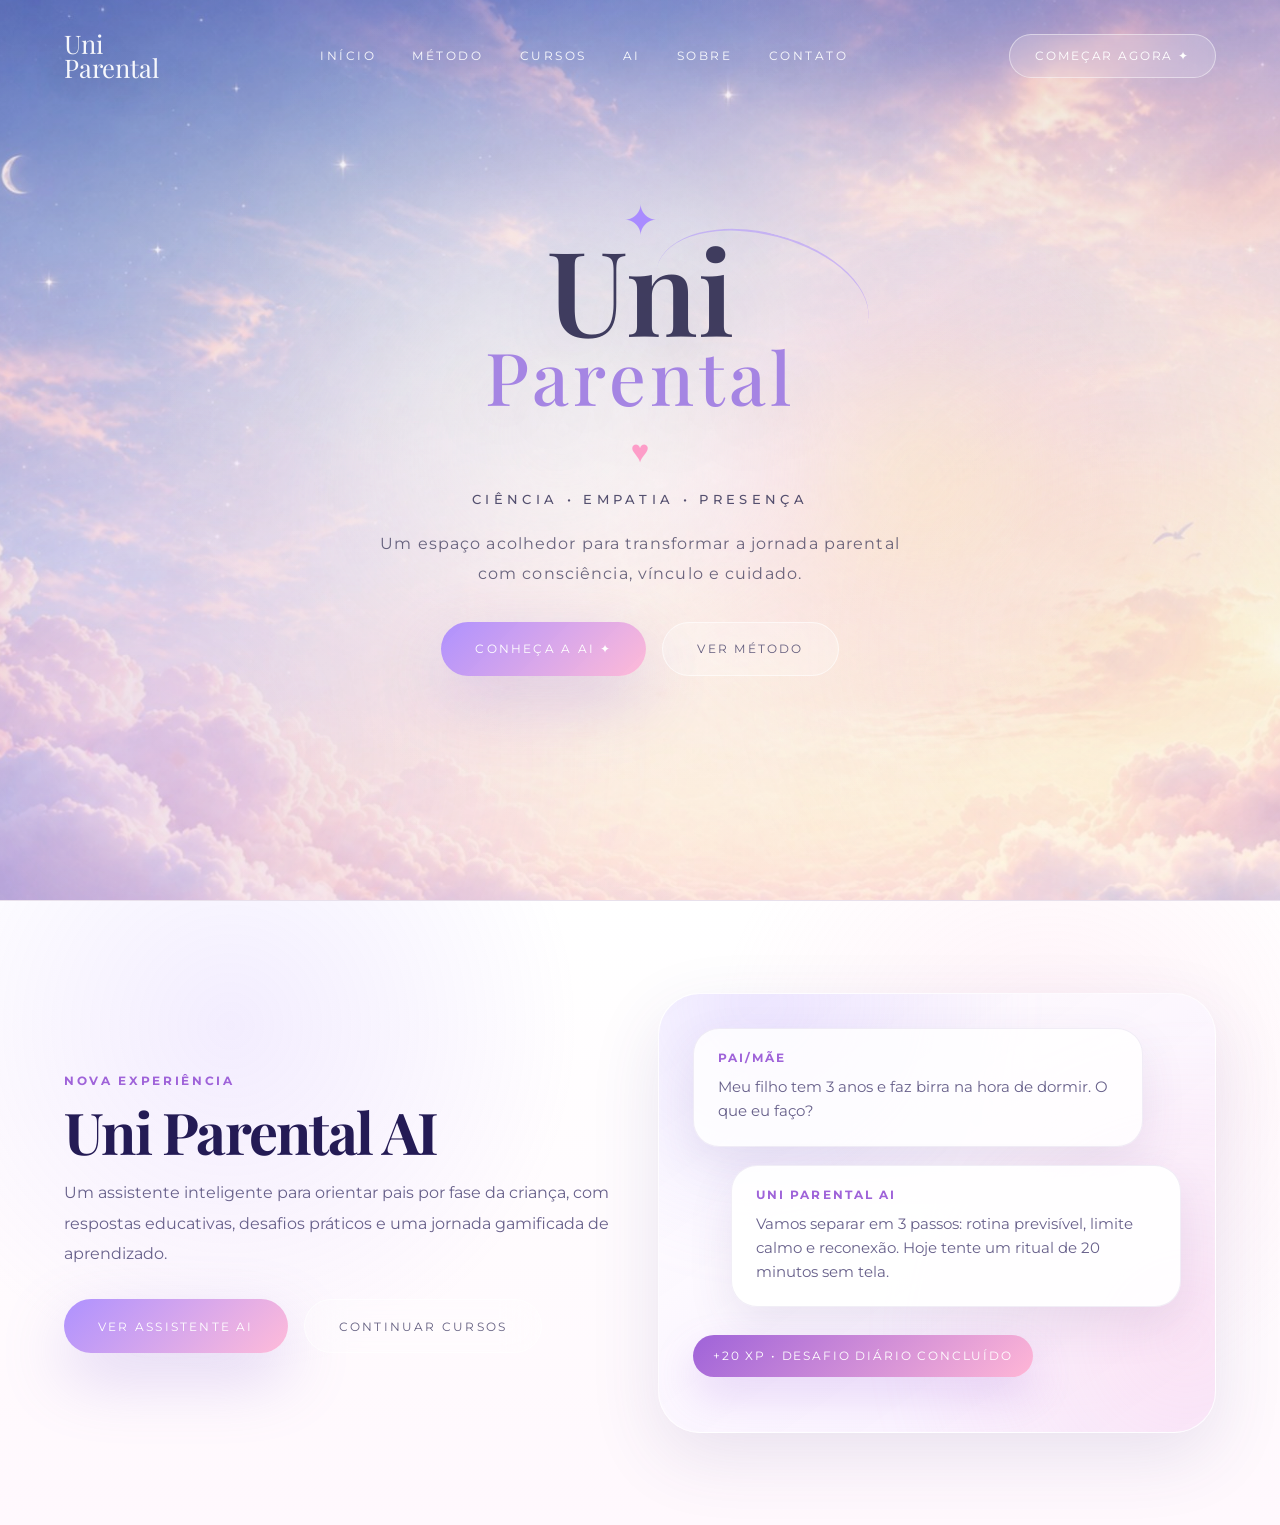
<file: index.html>
<!DOCTYPE html><html lang="pt-BR"><head><meta charset="UTF-8"/><meta name="viewport" content="width=device-width,initial-scale=1.0"/><title>Uni Parental</title><link rel="preconnect" href="https://fonts.googleapis.com"><link rel="preconnect" href="https://fonts.gstatic.com" crossorigin><link href="https://fonts.googleapis.com/css2?family=Montserrat:wght@300;400;500;600;700&family=Playfair+Display:wght@500;600;700&display=swap" rel="stylesheet"><link rel="stylesheet" href="assets/style.css"></head><body><header class="header"><div class="logo-mini">Uni<br>Parental</div><nav class="nav"><a href="index.html">Início</a><a href="metodo.html">Método</a><a href="cursos.html">Cursos</a><a href="assistente-ai.html">AI</a><a href="sobre.html">Sobre</a><a href="contato.html">Contato</a></nav><a href="contato.html" class="header-cta">Começar agora ✦</a></header>
<section class="hero"><div class="sky" id="sky"></div><div class="sky-depth" id="skyDepth"></div><div class="light"></div><div class="haze"></div><div class="read"></div><canvas id="particles"></canvas><main class="hero-content"><div class="logo-wrap"><span class="star-big">✦</span><span class="orbit"></span><h1>Uni <span>Parental</span></h1></div><div class="heart">♥</div><p class="tagline">Ciência • Empatia • Presença</p><p class="subtitle">Um espaço acolhedor para transformar a jornada parental com consciência, vínculo e cuidado.</p><div class="actions"><a href="assistente-ai.html" class="main-cta">Conheça a AI ✦</a><a href="metodo.html" class="ghost-cta">Ver método</a></div></main></section>
<section class="section pastel ai-home-preview">
  <div class="wrap grid-2">
    <div>
      <div class="kicker">Nova experiência</div>
      <h2 class="title">Uni Parental AI</h2>
      <p class="sub" style="margin-left:0">Um assistente inteligente para orientar pais por fase da criança, com respostas educativas, desafios práticos e uma jornada gamificada de aprendizado.</p>
      <div class="actions" style="justify-content:flex-start;margin-top:30px">
        <a href="assistente-ai.html" class="main-cta">Ver Assistente AI</a>
        <a href="cursos.html" class="ghost-cta">Continuar cursos</a>
      </div>
    </div>
    <div class="ai-device">
      <div class="ai-chat-card parent"><strong>Pai/Mãe</strong><span>Meu filho tem 3 anos e faz birra na hora de dormir. O que eu faço?</span></div>
      <div class="ai-chat-card bot"><strong>Uni Parental AI</strong><span>Vamos separar em 3 passos: rotina previsível, limite calmo e reconexão. Hoje tente um ritual de 20 minutos sem tela.</span></div>
      <div class="ai-xp">+20 XP • Desafio diário concluído</div>
    </div>
  </div>
</section>
</body></html>
</file>
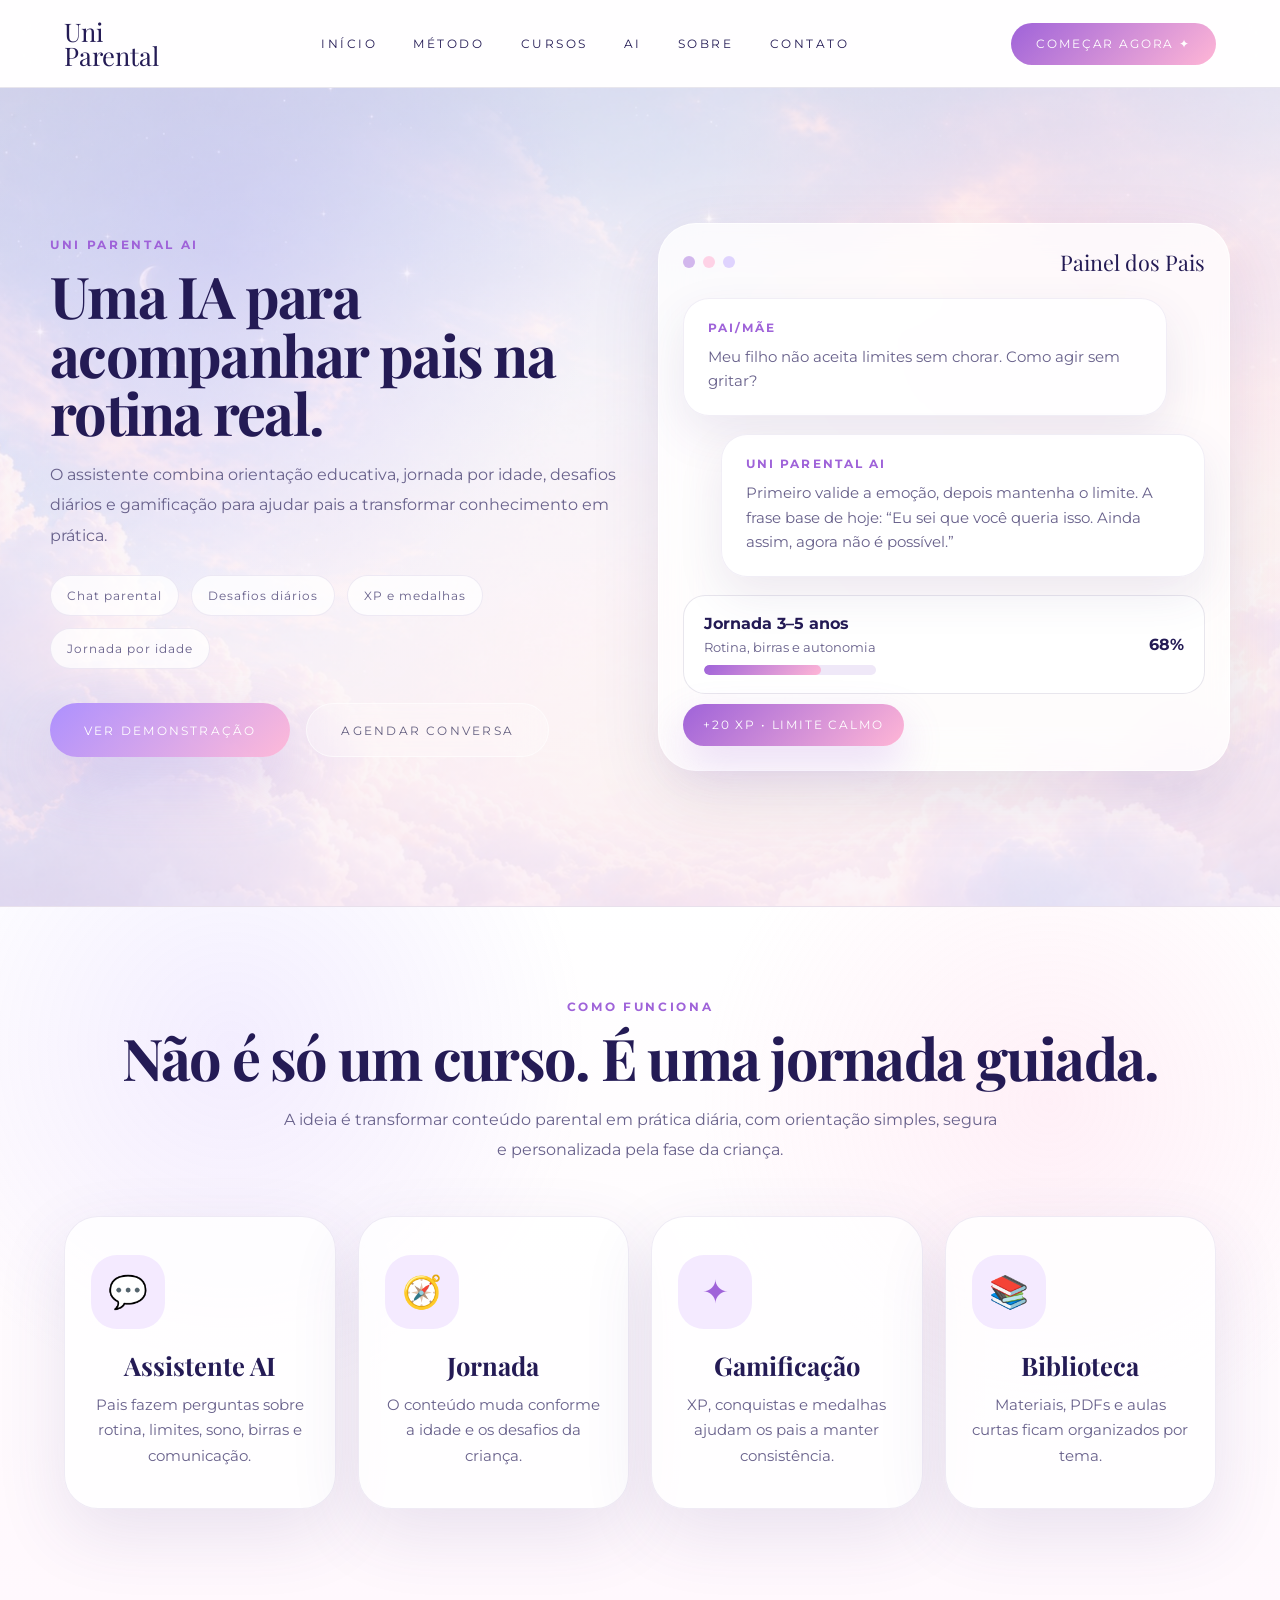
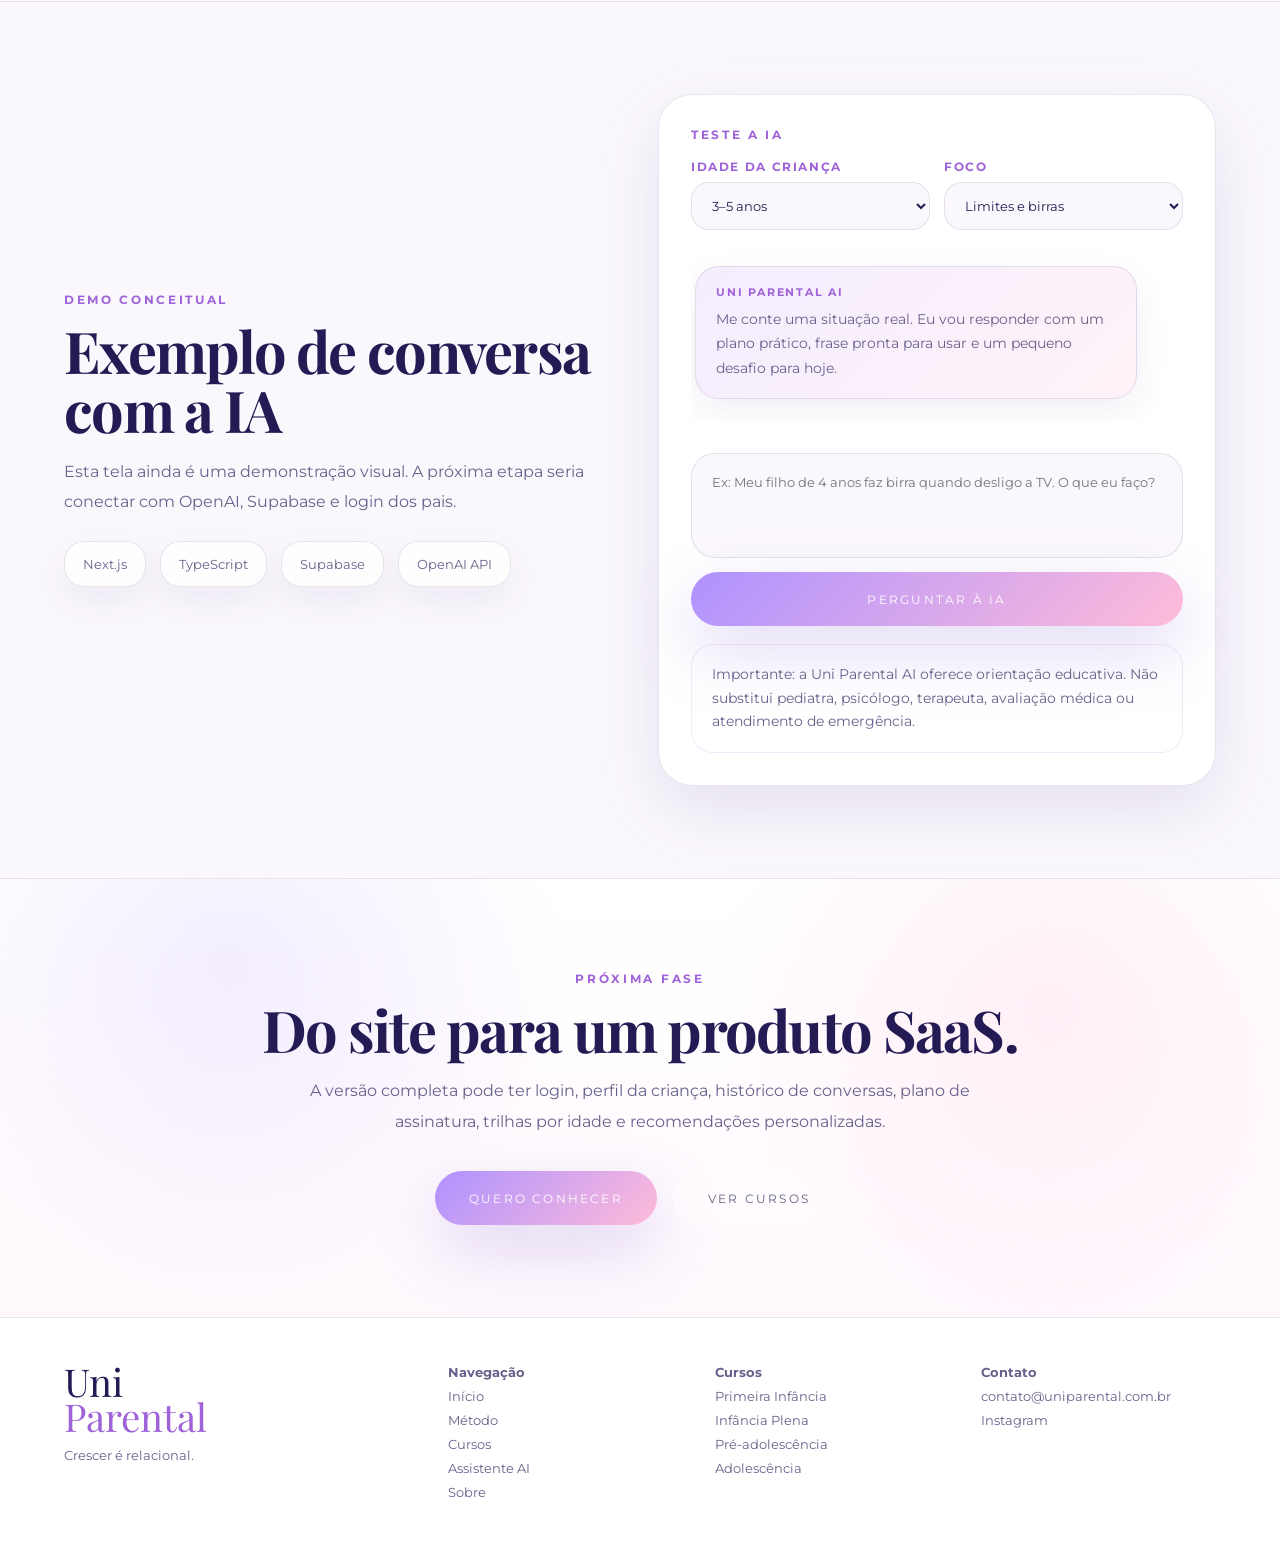
<file: assistente-ai.html>
<!DOCTYPE html>
<html lang="pt-BR">
<head>
  <meta charset="UTF-8"/>
  <meta name="viewport" content="width=device-width,initial-scale=1.0"/>
  <title>Assistente AI | Uni Parental</title>
  <link rel="preconnect" href="https://fonts.googleapis.com">
  <link rel="preconnect" href="https://fonts.gstatic.com" crossorigin>
  <link href="https://fonts.googleapis.com/css2?family=Montserrat:wght@300;400;500;600;700&family=Playfair+Display:wght@500;600;700&display=swap" rel="stylesheet">
  <link rel="stylesheet" href="assets/style.css">
</head>
<body>
  <header class="page-header">
    <div class="logo-mini">Uni<br>Parental</div>
    <nav class="nav">
      <a href="index.html">Início</a>
      <a href="metodo.html">Método</a>
      <a href="cursos.html">Cursos</a>
      <a href="assistente-ai.html">AI</a>
      <a href="sobre.html">Sobre</a>
      <a href="contato.html">Contato</a>
    </nav>
    <a href="contato.html" class="header-cta">Começar agora ✦</a>
  </header>

  <section class="ai-hero">
    <div class="wrap grid-2">
      <div>
        <div class="kicker">Uni Parental AI</div>
        <h1 class="title">Uma IA para acompanhar pais na rotina real.</h1>
        <p class="sub" style="margin-left:0">O assistente combina orientação educativa, jornada por idade, desafios diários e gamificação para ajudar pais a transformar conhecimento em prática.</p>
        <div class="pill-list">
          <span class="pill">Chat parental</span>
          <span class="pill">Desafios diários</span>
          <span class="pill">XP e medalhas</span>
          <span class="pill">Jornada por idade</span>
        </div>
        <div class="actions" style="justify-content:flex-start;margin-top:34px">
          <a href="#demo" class="main-cta">Ver demonstração</a>
          <a href="contato.html" class="ghost-cta">Agendar conversa</a>
        </div>
      </div>

      <div class="mock-app">
        <div class="mock-top">
          <span class="mock-dot"></span>
          <span class="mock-title">Painel dos Pais</span>
        </div>
        <div class="ai-chat-card parent"><strong>Pai/Mãe</strong><span>Meu filho não aceita limites sem chorar. Como agir sem gritar?</span></div>
        <div class="ai-chat-card bot"><strong>Uni Parental AI</strong><span>Primeiro valide a emoção, depois mantenha o limite. A frase base de hoje: “Eu sei que você queria isso. Ainda assim, agora não é possível.”</span></div>
        <div class="journey-card"><div><strong>Jornada 3–5 anos</strong><span style="display:block;margin-top:6px">Rotina, birras e autonomia</span><div class="progress"><i></i></div></div><strong>68%</strong></div>
        <div class="ai-xp">+20 XP • Limite calmo</div>
      </div>
    </div>
  </section>

  <section class="section pastel">
    <div class="wrap center">
      <div class="kicker">Como funciona</div>
      <h2 class="title">Não é só um curso. É uma jornada guiada.</h2>
      <p class="sub">A ideia é transformar conteúdo parental em prática diária, com orientação simples, segura e personalizada pela fase da criança.</p>
      <div class="grid-4">
        <article class="card"><div class="icon">💬</div><h3>Assistente AI</h3><p>Pais fazem perguntas sobre rotina, limites, sono, birras e comunicação.</p></article>
        <article class="card"><div class="icon">🧭</div><h3>Jornada</h3><p>O conteúdo muda conforme a idade e os desafios da criança.</p></article>
        <article class="card"><div class="icon">✦</div><h3>Gamificação</h3><p>XP, conquistas e medalhas ajudam os pais a manter consistência.</p></article>
        <article class="card"><div class="icon">📚</div><h3>Biblioteca</h3><p>Materiais, PDFs e aulas curtas ficam organizados por tema.</p></article>
      </div>
    </div>
  </section>

  <section class="section" id="demo">
    <div class="wrap grid-2">
      <div>
        <div class="kicker">Demo conceitual</div>
        <h2 class="title">Exemplo de conversa com a IA</h2>
        <p class="sub" style="margin-left:0">Esta tela ainda é uma demonstração visual. A próxima etapa seria conectar com OpenAI, Supabase e login dos pais.</p>
        <div class="badge-row">
          <span class="badge">Next.js</span>
          <span class="badge">TypeScript</span>
          <span class="badge">Supabase</span>
          <span class="badge">OpenAI API</span>
        </div>
      </div>
      <div class="demo-box ai-live-box">
        <div class="kicker">Teste a IA</div>
        <div class="ai-profile-grid">
          <label>Idade da criança
            <select id="childAge" class="ai-select">
              <option value="0-2 anos">0–2 anos</option>
              <option value="3-5 anos" selected>3–5 anos</option>
              <option value="6-8 anos">6–8 anos</option>
              <option value="9-12 anos">9–12 anos</option>
              <option value="adolescente">Adolescente</option>
            </select>
          </label>
          <label>Foco
            <select id="parentGoal" class="ai-select">
              <option value="limites e birras" selected>Limites e birras</option>
              <option value="sono e rotina">Sono e rotina</option>
              <option value="comunicação">Comunicação</option>
              <option value="escola e comportamento">Escola e comportamento</option>
              <option value="telas e tecnologia">Telas e tecnologia</option>
            </select>
          </label>
        </div>

        <div id="aiMessages" class="ai-messages" aria-live="polite">
          <div class="ai-message bot"><strong>Uni Parental AI</strong><p>Me conte uma situação real. Eu vou responder com um plano prático, frase pronta para usar e um pequeno desafio para hoje.</p></div>
        </div>

        <form id="aiForm" class="ai-form">
          <textarea id="aiQuestion" class="demo-input" placeholder="Ex: Meu filho de 4 anos faz birra quando desligo a TV. O que eu faço?" required></textarea>
          <button class="main-cta" type="submit">Perguntar à IA</button>
        </form>
        <div class="notice">Importante: a Uni Parental AI oferece orientação educativa. Não substitui pediatra, psicólogo, terapeuta, avaliação médica ou atendimento de emergência.</div>
      </div>
    </div>
  </section>

  <section class="section pastel">
    <div class="wrap center">
      <div class="kicker">Próxima fase</div>
      <h2 class="title">Do site para um produto SaaS.</h2>
      <p class="sub">A versão completa pode ter login, perfil da criança, histórico de conversas, plano de assinatura, trilhas por idade e recomendações personalizadas.</p>
      <div class="actions" style="margin-top:34px">
        <a href="contato.html" class="main-cta">Quero conhecer</a>
        <a href="cursos.html" class="ghost-cta">Ver cursos</a>
      </div>
    </div>
  </section>

  <footer class="footer"><div class="footer-grid"><div><div class="footer-logo">Uni<br><span style="color:#9f63d9">Parental</span></div><p style="margin-top:14px">Crescer é relacional.</p></div><div><h4>Navegação</h4><a href="index.html">Início</a><a href="metodo.html">Método</a><a href="cursos.html">Cursos</a><a href="assistente-ai.html">Assistente AI</a><a href="sobre.html">Sobre</a></div><div><h4>Cursos</h4><a href="curso-primeira-infancia.html">Primeira Infância</a><a href="curso-infancia-plena.html">Infância Plena</a><a href="curso-pre-adolescencia.html">Pré-adolescência</a><a href="curso-adolescencia.html">Adolescência</a></div><div><h4>Contato</h4><a href="mailto:contato@uniparental.com.br">contato@uniparental.com.br</a><a>Instagram</a></div></div></footer>
  <script src="assets/uni-parental-ai.js"></script>
</body>
</html>
</file>
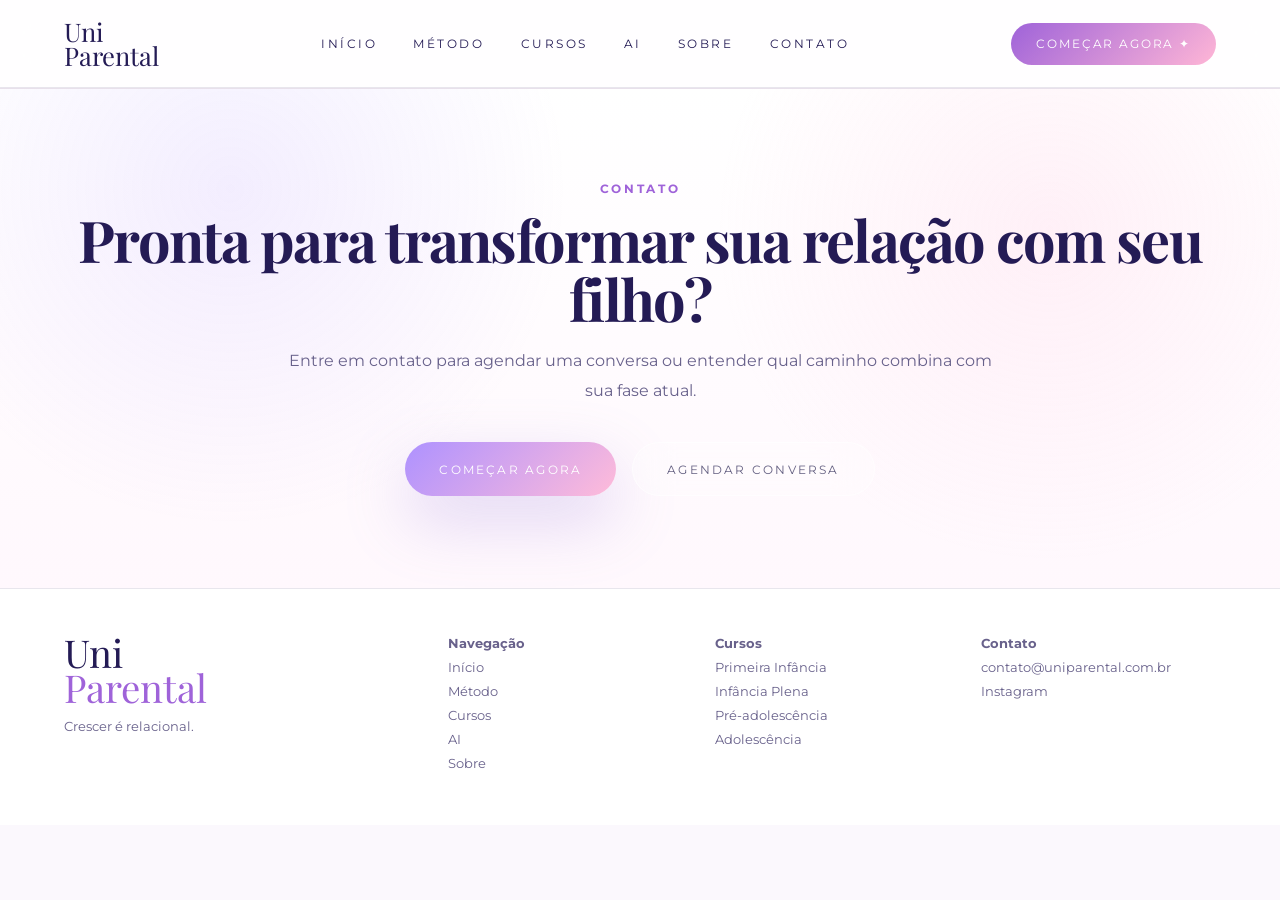
<file: contato.html>
<!DOCTYPE html><html lang="pt-BR"><head><meta charset="UTF-8"/><meta name="viewport" content="width=device-width,initial-scale=1.0"/><title>Contato | Uni Parental</title><link rel="preconnect" href="https://fonts.googleapis.com"><link rel="preconnect" href="https://fonts.gstatic.com" crossorigin><link href="https://fonts.googleapis.com/css2?family=Montserrat:wght@300;400;500;600;700&family=Playfair+Display:wght@500;600;700&display=swap" rel="stylesheet"><link rel="stylesheet" href="assets/style.css"></head><body><header class="page-header"><div class="logo-mini">Uni<br>Parental</div><nav class="nav"><a href="index.html">Início</a><a href="metodo.html">Método</a><a href="cursos.html">Cursos</a><a href="assistente-ai.html">AI</a><a href="sobre.html">Sobre</a><a href="contato.html">Contato</a></nav><a href="contato.html" class="header-cta">Começar agora ✦</a></header>
<section class="section pastel"><div class="wrap center"><div class="kicker">Contato</div><h1 class="title">Pronta para transformar sua relação com seu filho?</h1><p class="sub">Entre em contato para agendar uma conversa ou entender qual caminho combina com sua fase atual.</p><div class="actions" style="margin-top:36px"><a href="mailto:contato@uniparental.com.br" class="main-cta">Começar agora</a><a href="mailto:contato@uniparental.com.br" class="ghost-cta">Agendar conversa</a></div></div></section><footer class="footer"><div class="footer-grid"><div><div class="footer-logo">Uni<br><span style="color:#9f63d9">Parental</span></div><p style="margin-top:14px">Crescer é relacional.</p></div><div><h4>Navegação</h4><a href="index.html">Início</a><a href="metodo.html">Método</a><a href="cursos.html">Cursos</a><a href="assistente-ai.html">AI</a><a href="sobre.html">Sobre</a></div><div><h4>Cursos</h4><a href="curso-primeira-infancia.html">Primeira Infância</a><a href="curso-infancia-plena.html">Infância Plena</a><a href="curso-pre-adolescencia.html">Pré-adolescência</a><a href="curso-adolescencia.html">Adolescência</a></div><div><h4>Contato</h4><a href="mailto:contato@uniparental.com.br">contato@uniparental.com.br</a><a>Instagram</a></div></div></footer></body></html>
</file>
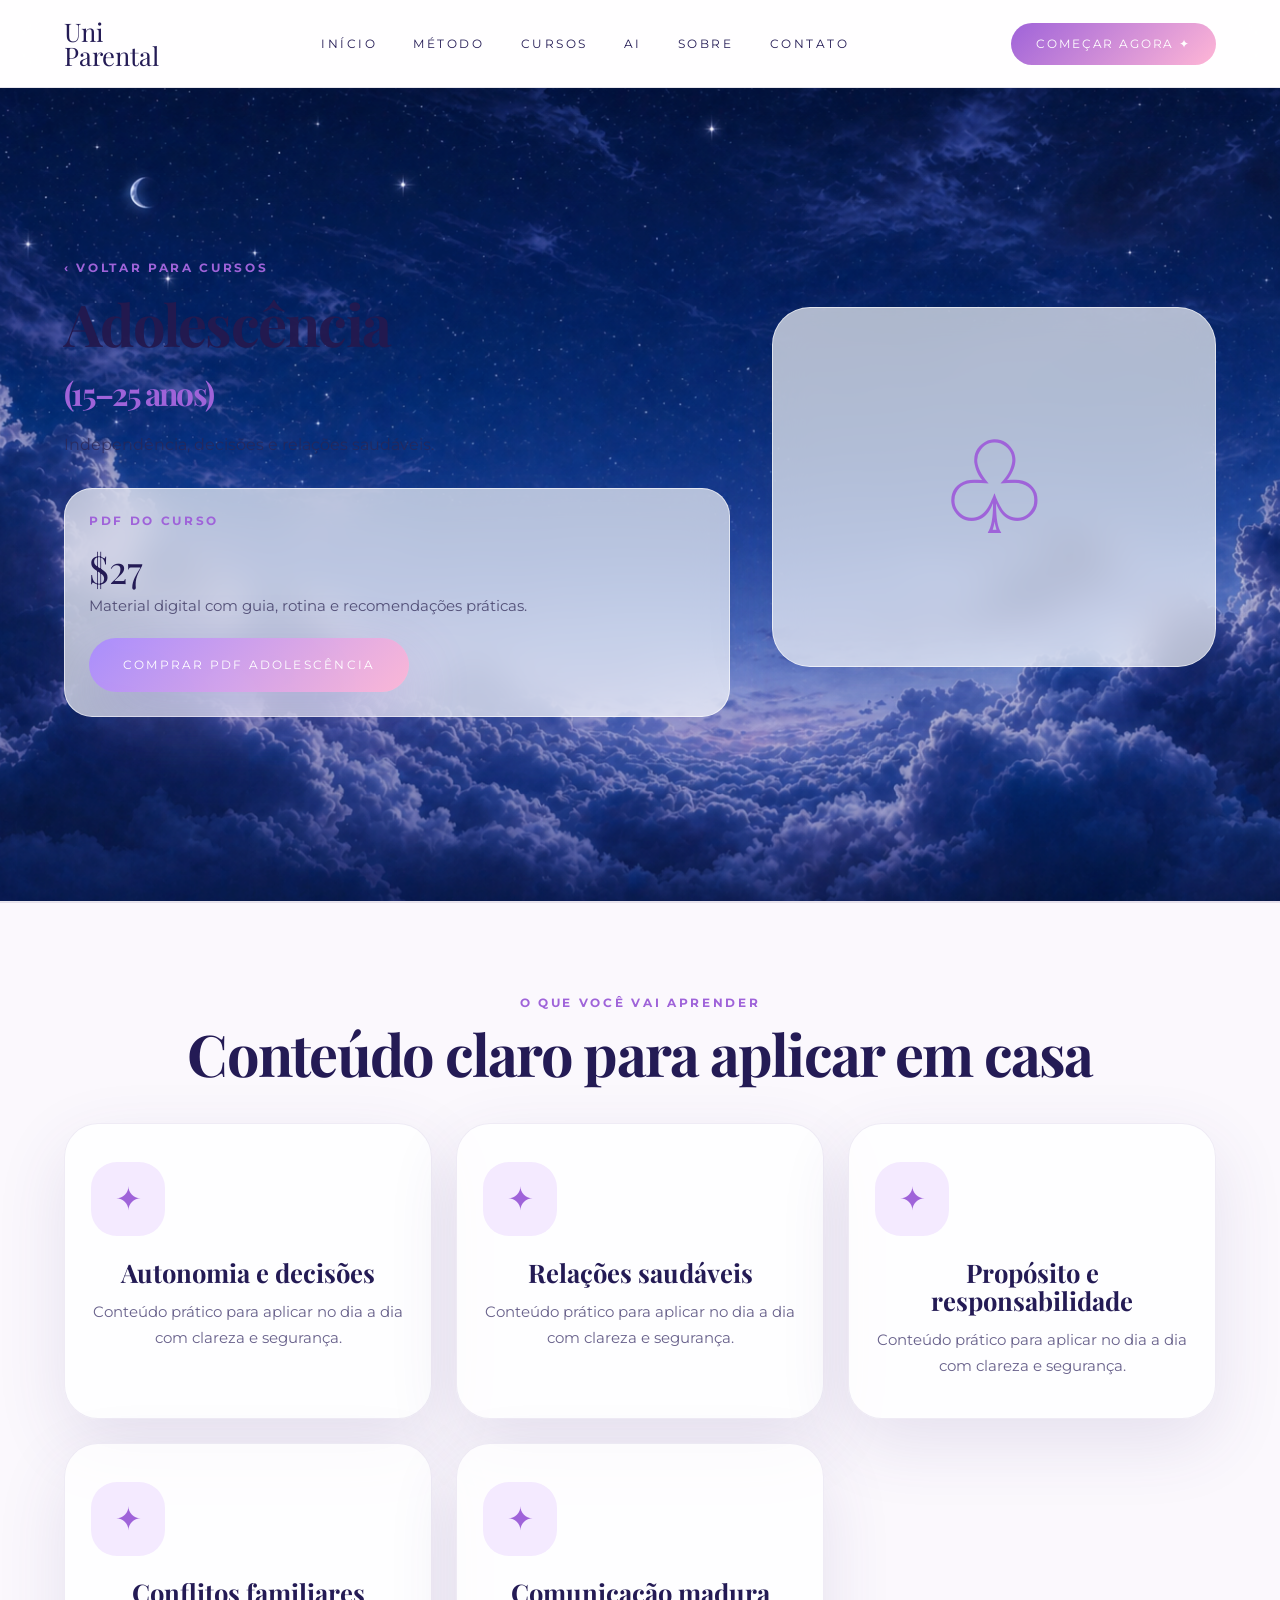
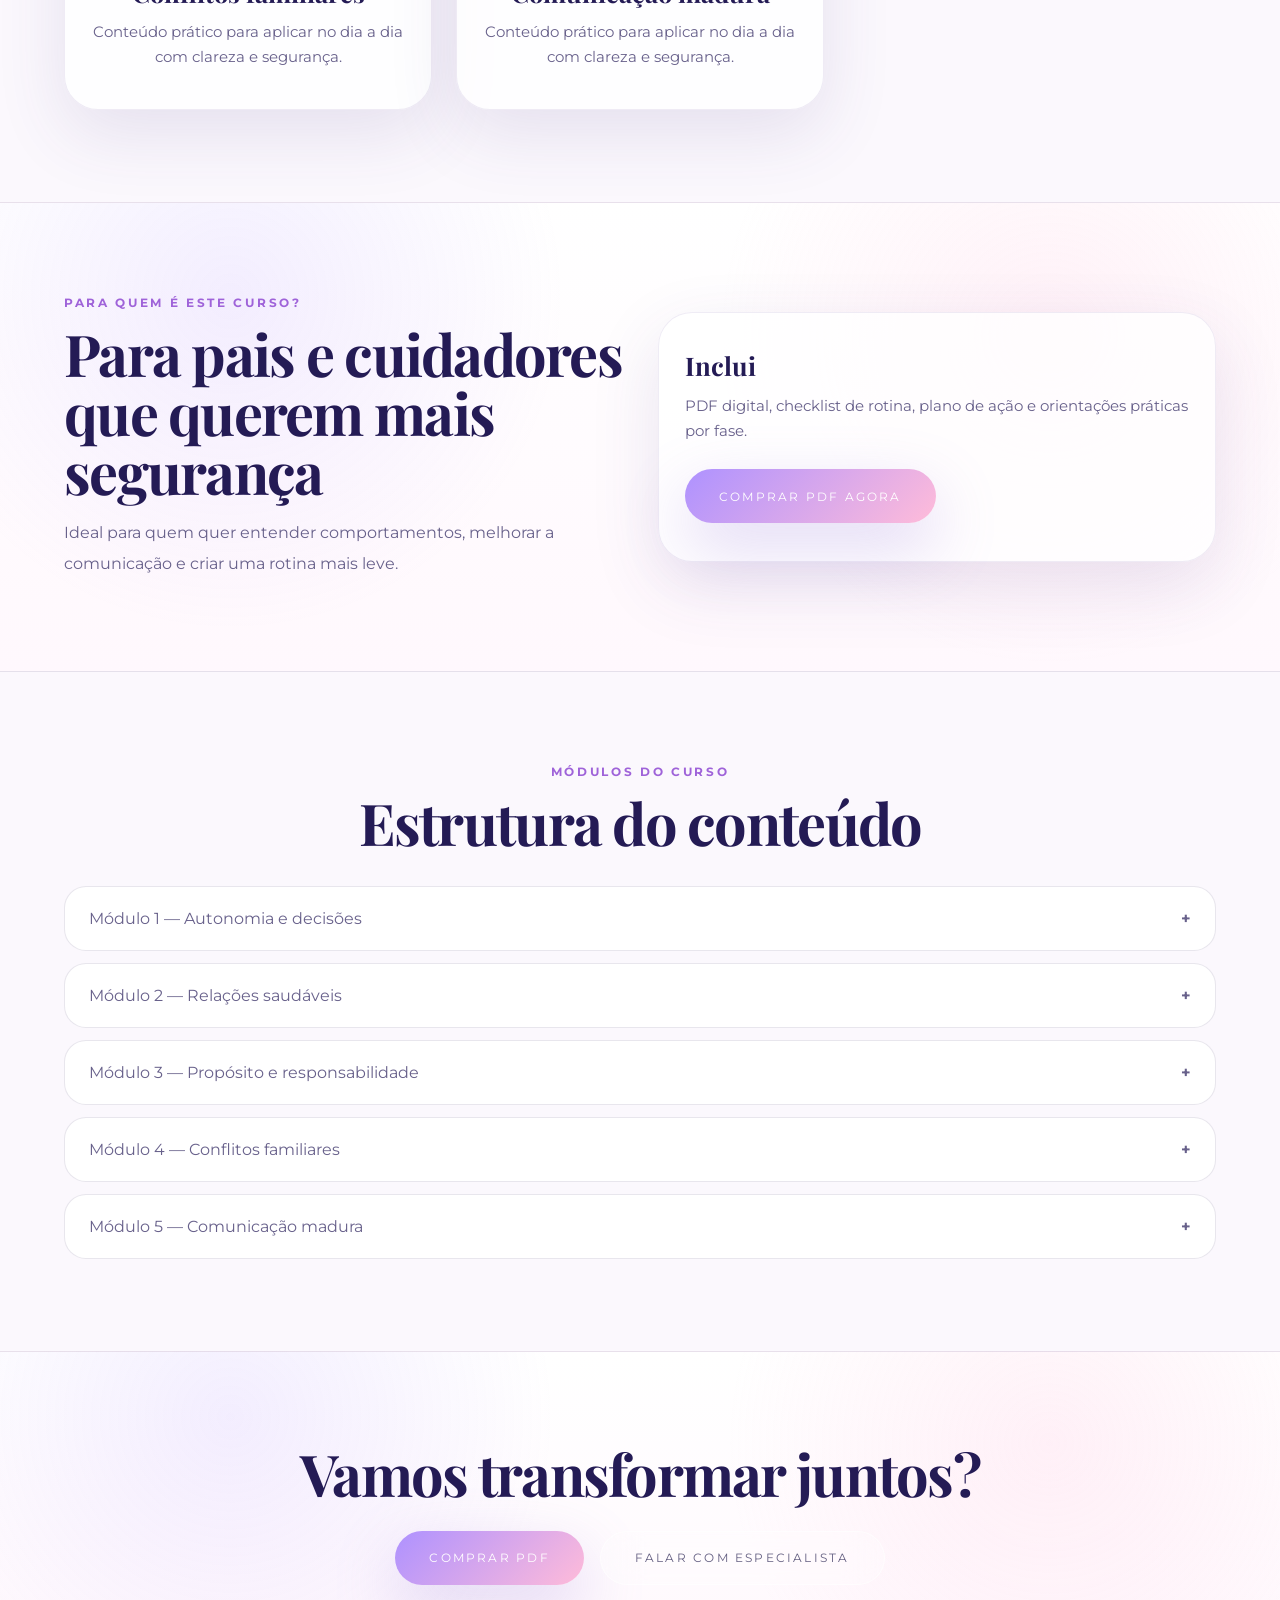
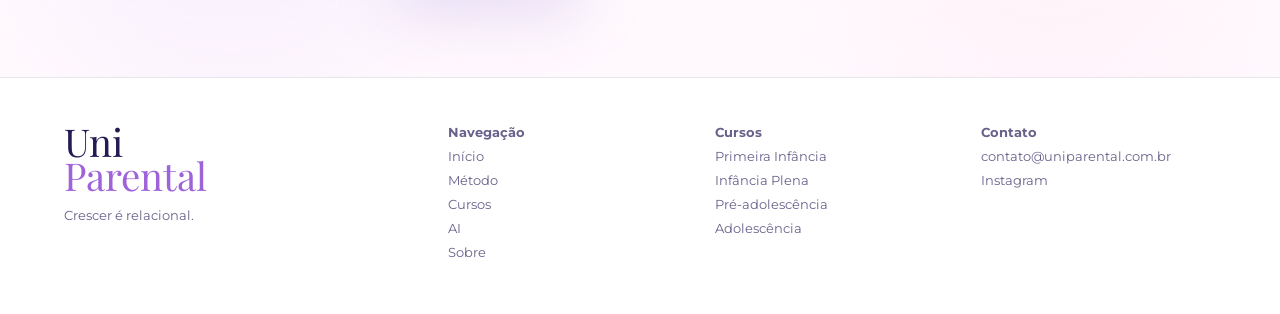
<file: curso-adolescencia.html>
<!DOCTYPE html><html lang="pt-BR"><head><meta charset="UTF-8"/><meta name="viewport" content="width=device-width,initial-scale=1.0"/><title>Adolescência | Uni Parental</title><link rel="preconnect" href="https://fonts.googleapis.com"><link rel="preconnect" href="https://fonts.gstatic.com" crossorigin><link href="https://fonts.googleapis.com/css2?family=Montserrat:wght@300;400;500;600;700&family=Playfair+Display:wght@500;600;700&display=swap" rel="stylesheet"><link rel="stylesheet" href="assets/style.css">

<style>
/* === FUNDO ANIMADO CORRIGIDO — mantém layout original === */

.course-hero{
  position:relative;
  overflow:hidden;
  min-height:calc(100vh - 86px);
  padding-top:90px;
  padding-bottom:105px;
  display:flex;
  align-items:center;
}

.bg-anim{
  position:absolute;
  inset:0;
  z-index:0;
  overflow:hidden;
}

/* 
  Para essa imagem noturna, o importante é preservar as nuvens de baixo.
  Por isso o foco fica em center bottom.
*/
.sky,
.sky-depth{
  position:absolute;
  inset:-4% -8% -1% -8%;
  background:url('assets/night.png') center bottom / cover no-repeat;
  will-change:transform;
}

.sky{
  animation:moveSky 42s ease-in-out infinite;
}

.sky-depth{
  opacity:.24;
  filter:blur(6px);
  animation:moveDepth 62s ease-in-out infinite;
}

.course-hero > *:not(.bg-anim){
  position:relative;
  z-index:2;
}

/* melhora leitura no fundo escuro sem alterar estrutura */
.course-hero .title{
  color:rgba(35,25,78,.96);
  text-shadow:0 12px 34px rgba(255,255,255,.08);
}

.course-hero .sub,
.course-hero .text{
  color:rgba(45,38,82,.74);
}

.course-hero .price-box,
.course-hero .course-art{
  backdrop-filter:blur(18px);
  -webkit-backdrop-filter:blur(18px);
  background:rgba(255,255,255,.68);
  border:1px solid rgba(255,255,255,.62);
}

@keyframes moveSky{
  0%{transform:scale(1.055) translate(0,0)}
  50%{transform:scale(1.095) translate(-.65%,-.7%)}
  100%{transform:scale(1.055) translate(0,0)}
}

@keyframes moveDepth{
  0%{transform:scale(1.11) translate(0,0)}
  100%{transform:scale(1.145) translate(.75%,.75%)}
}
</style>


</head><body><header class="page-header"><div class="logo-mini">Uni<br>Parental</div><nav class="nav"><a href="index.html">Início</a><a href="metodo.html">Método</a><a href="cursos.html">Cursos</a><a href="assistente-ai.html">AI</a><a href="sobre.html">Sobre</a><a href="contato.html">Contato</a></nav><a href="contato.html" class="header-cta">Começar agora ✦</a></header>
<section class="course-hero">
<div class="bg-anim">
  <div class="sky"></div>
  <div class="sky-depth"></div>
</div>
  <div class="course-hero-grid">
    <div>
      <a href="cursos.html" class="kicker">‹ Voltar para cursos</a>
      <h1 class="title" style="margin-top:18px">Adolescência<br><span style="font-size:.55em;color:var(--lilac)">(15–25 anos)</span></h1>
      <p class="sub" style="margin-left:0">Independência, decisões e relações saudáveis.</p>
      <div class="price-box">
        <div><div class="kicker">PDF do curso</div><div class="price">$27</div><p class="text">Material digital com guia, rotina e recomendações práticas.</p></div>
        <a href="#" class="main-cta">Comprar PDF Adolescência</a>
      </div>
    </div>
    <div class="course-art">♧</div>
  </div>
</section>
<section class="section">
  <div class="wrap center"><div class="kicker">O que você vai aprender</div><h2 class="title">Conteúdo claro para aplicar em casa</h2><div class="grid-3"><div class="card"><div class="icon">✦</div><h3>Autonomia e decisões</h3><p>Conteúdo prático para aplicar no dia a dia com clareza e segurança.</p></div><div class="card"><div class="icon">✦</div><h3>Relações saudáveis</h3><p>Conteúdo prático para aplicar no dia a dia com clareza e segurança.</p></div><div class="card"><div class="icon">✦</div><h3>Propósito e responsabilidade</h3><p>Conteúdo prático para aplicar no dia a dia com clareza e segurança.</p></div><div class="card"><div class="icon">✦</div><h3>Conflitos familiares</h3><p>Conteúdo prático para aplicar no dia a dia com clareza e segurança.</p></div><div class="card"><div class="icon">✦</div><h3>Comunicação madura</h3><p>Conteúdo prático para aplicar no dia a dia com clareza e segurança.</p></div></div></div>
</section>
<section class="section pastel">
  <div class="wrap grid-2">
    <div><div class="kicker">Para quem é este curso?</div><h2 class="title">Para pais e cuidadores que querem mais segurança</h2><p class="sub" style="margin-left:0">Ideal para quem quer entender comportamentos, melhorar a comunicação e criar uma rotina mais leve.</p></div>
    <div class="card"><h3>Inclui</h3><p>PDF digital, checklist de rotina, plano de ação e orientações práticas por fase.</p><div style="margin-top:24px"><a href="#" class="main-cta">Comprar PDF agora</a></div></div>
  </div>
</section>
<section class="section">
  <div class="wrap"><div class="center"><div class="kicker">Módulos do curso</div><h2 class="title">Estrutura do conteúdo</h2></div><div style="margin-top:34px"><div class="module"><span>Módulo 1 — Autonomia e decisões</span><strong>+</strong></div><div class="module"><span>Módulo 2 — Relações saudáveis</span><strong>+</strong></div><div class="module"><span>Módulo 3 — Propósito e responsabilidade</span><strong>+</strong></div><div class="module"><span>Módulo 4 — Conflitos familiares</span><strong>+</strong></div><div class="module"><span>Módulo 5 — Comunicação madura</span><strong>+</strong></div></div></div>
</section>
<section class="section pastel center"><div class="wrap"><h2 class="title">Vamos transformar juntos?</h2><div class="actions" style="margin-top:28px"><a href="#" class="main-cta">Comprar PDF</a><a href="contato.html" class="ghost-cta">Falar com especialista</a></div></div></section>
<footer class="footer"><div class="footer-grid"><div><div class="footer-logo">Uni<br><span style="color:#9f63d9">Parental</span></div><p style="margin-top:14px">Crescer é relacional.</p></div><div><h4>Navegação</h4><a href="index.html">Início</a><a href="metodo.html">Método</a><a href="cursos.html">Cursos</a><a href="assistente-ai.html">AI</a><a href="sobre.html">Sobre</a></div><div><h4>Cursos</h4><a href="curso-primeira-infancia.html">Primeira Infância</a><a href="curso-infancia-plena.html">Infância Plena</a><a href="curso-pre-adolescencia.html">Pré-adolescência</a><a href="curso-adolescencia.html">Adolescência</a></div><div><h4>Contato</h4><a href="mailto:contato@uniparental.com.br">contato@uniparental.com.br</a><a>Instagram</a></div></div></footer>

<script>
const hero = document.querySelector('.course-hero');
const sky = document.querySelector('.sky');
const depth = document.querySelector('.sky-depth');

let mx = 0, my = 0, cx = 0, cy = 0;

hero.addEventListener('mousemove', e => {
  const rect = hero.getBoundingClientRect();
  mx = ((e.clientX - rect.left) / rect.width - .5) * 14;
  my = ((e.clientY - rect.top) / rect.height - .5) * 10;
});

hero.addEventListener('mouseleave', () => {
  mx = 0;
  my = 0;
});

function animateParallax(){
  cx += (mx - cx) * .06;
  cy += (my - cy) * .06;

  sky.style.translate = `${cx * -1}px ${cy * -1}px`;
  depth.style.translate = `${cx * -1.5}px ${cy * -1.5}px`;

  requestAnimationFrame(animateParallax);
}

animateParallax();
</script>


</body></html>
</file>
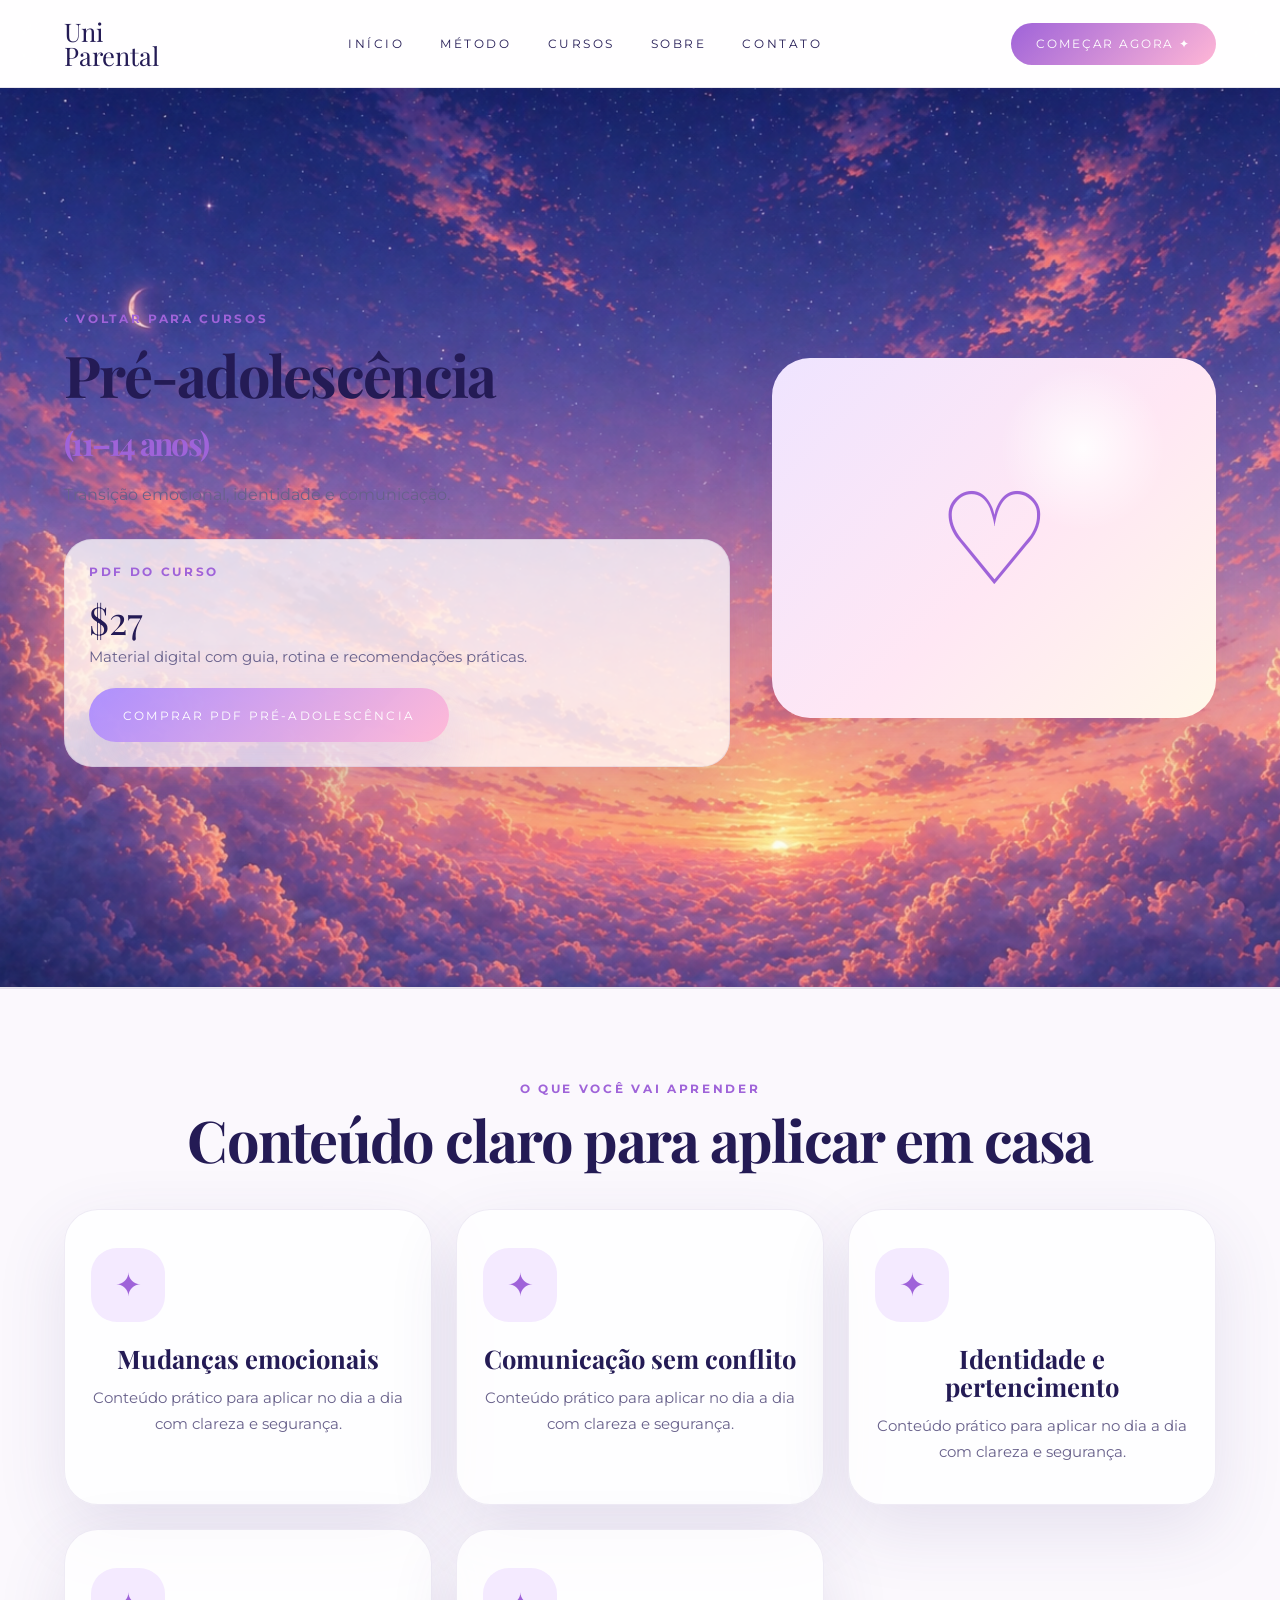
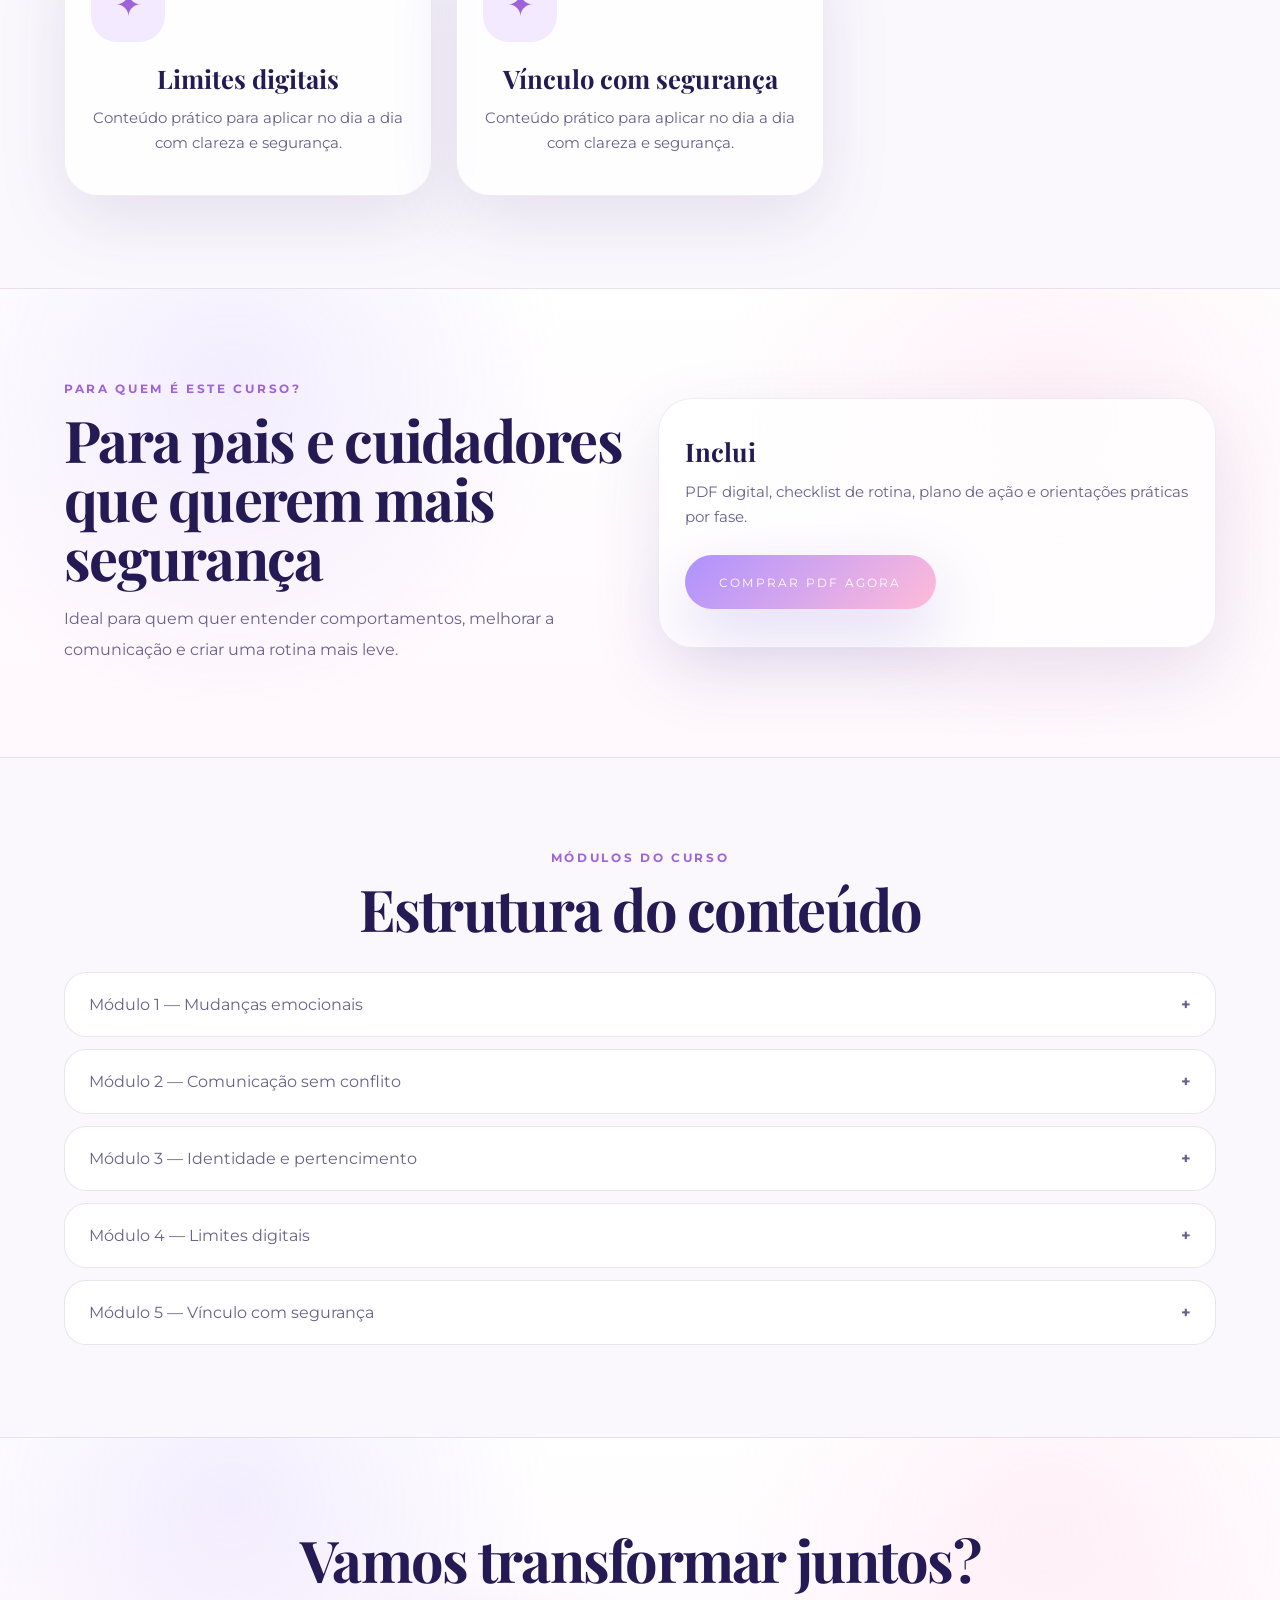
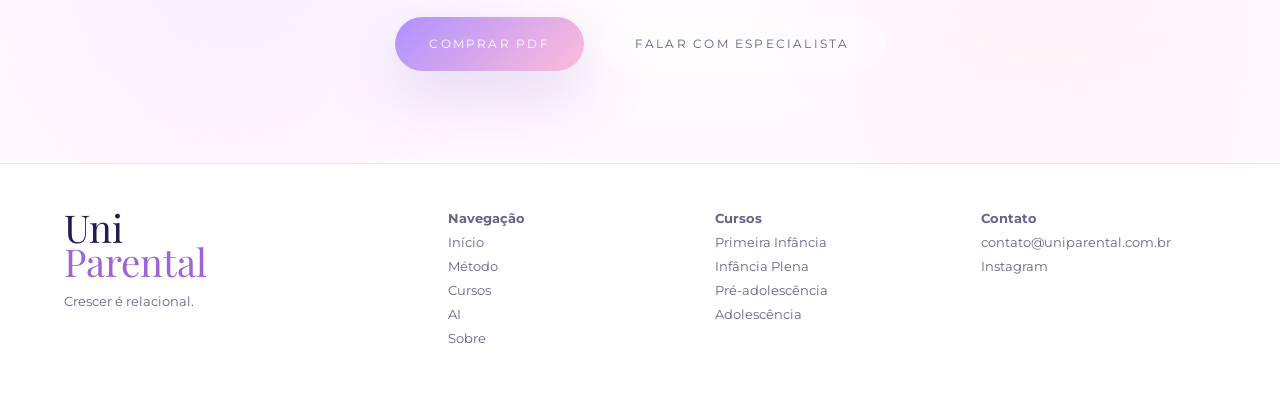
<file: curso-pre-adolescencia.html>
<!DOCTYPE html>
<html lang="pt-BR">
<head>
<meta charset="UTF-8"/>
<meta name="viewport" content="width=device-width,initial-scale=1.0"/>
<title>Pré-adolescência | Uni Parental</title>

<link rel="preconnect" href="https://fonts.googleapis.com">
<link rel="preconnect" href="https://fonts.gstatic.com" crossorigin>
<link href="https://fonts.googleapis.com/css2?family=Montserrat:wght@300;400;500;600;700&family=Playfair+Display:wght@500;600;700&display=swap" rel="stylesheet">

<link rel="stylesheet" href="assets/style.css">

<style>
/* === ANIMAÇÃO DE FUNDO (SEM ALTERAR LAYOUT) === */

.course-hero{
  position:relative;
  overflow:hidden;
  min-height:100vh;
  padding-top:120px;
  padding-bottom:120px;
  display:flex;
  align-items:center;
}

/* container do fundo */
.bg-anim{
  position:absolute;
  inset:0;
  z-index:0;
}

/* camadas */
.sky,
.sky-depth{
  position:absolute;
  inset:-10%;
  background:url('assets/early-night.png') center/cover no-repeat;
  will-change:transform;
}

/* movimento principal */
.sky{
  animation:skyMove 40s ease-in-out infinite;
}

/* profundidade */
.sky-depth{
  opacity:.25;
  filter:blur(6px);
  animation:skyDepth 60s ease-in-out infinite;
}

/* mantém seu conteúdo na frente */
.course-hero > *:not(.bg-anim){
  position:relative;
  z-index:2;
}

/* animações */
@keyframes skyMove{
  0%{transform:scale(1.08) translate(0,0)}
  50%{transform:scale(1.12) translate(-1%,-1%)}
  100%{transform:scale(1.08) translate(0,0)}
}

@keyframes skyDepth{
  0%{transform:scale(1.15)}
  100%{transform:scale(1.18) translate(1%,1%)}
}
</style>

</head>

<body>

<header class="page-header">
<div class="logo-mini">Uni<br>Parental</div>

<nav class="nav">
<a href="index.html">Início</a>
<a href="metodo.html">Método</a>
<a href="cursos.html">Cursos</a>
<a href="sobre.html">Sobre</a>
<a href="contato.html">Contato</a>
</nav>

<a href="contato.html" class="header-cta">Começar agora ✦</a>
</header>

<section class="course-hero">

<!-- 🔥 FUNDO ANIMADO (única adição) -->
<div class="bg-anim">
  <div class="sky"></div>
  <div class="sky-depth"></div>
</div>

<!-- SEU CONTEÚDO ORIGINAL -->
<div class="course-hero-grid">
  <div>
    <a href="cursos.html" class="kicker">‹ Voltar para cursos</a>

    <h1 class="title" style="margin-top:18px">
      Pré-adolescência<br>
      <span style="font-size:.55em;color:var(--lilac)">
        (11–14 anos)
      </span>
    </h1>

    <p class="sub" style="margin-left:0">
      Transição emocional, identidade e comunicação.
    </p>

    <div class="price-box">
      <div>
        <div class="kicker">PDF do curso</div>
        <div class="price">$27</div>
        <p class="text">
          Material digital com guia, rotina e recomendações práticas.
        </p>
      </div>

      <a href="#" class="main-cta">
        Comprar PDF Pré-adolescência
      </a>
    </div>
  </div>

  <div class="course-art">♡</div>
</div>

</section>

<!-- resto do seu site continua igual -->
<section class="section">
  <div class="wrap center"><div class="kicker">O que você vai aprender</div><h2 class="title">Conteúdo claro para aplicar em casa</h2><div class="grid-3"><div class="card"><div class="icon">✦</div><h3>Mudanças emocionais</h3><p>Conteúdo prático para aplicar no dia a dia com clareza e segurança.</p></div><div class="card"><div class="icon">✦</div><h3>Comunicação sem conflito</h3><p>Conteúdo prático para aplicar no dia a dia com clareza e segurança.</p></div><div class="card"><div class="icon">✦</div><h3>Identidade e pertencimento</h3><p>Conteúdo prático para aplicar no dia a dia com clareza e segurança.</p></div><div class="card"><div class="icon">✦</div><h3>Limites digitais</h3><p>Conteúdo prático para aplicar no dia a dia com clareza e segurança.</p></div><div class="card"><div class="icon">✦</div><h3>Vínculo com segurança</h3><p>Conteúdo prático para aplicar no dia a dia com clareza e segurança.</p></div></div></div>
</section>
<section class="section pastel">
  <div class="wrap grid-2">
    <div><div class="kicker">Para quem é este curso?</div><h2 class="title">Para pais e cuidadores que querem mais segurança</h2><p class="sub" style="margin-left:0">Ideal para quem quer entender comportamentos, melhorar a comunicação e criar uma rotina mais leve.</p></div>
    <div class="card"><h3>Inclui</h3><p>PDF digital, checklist de rotina, plano de ação e orientações práticas por fase.</p><div style="margin-top:24px"><a href="#" class="main-cta">Comprar PDF agora</a></div></div>
  </div>
</section>
<section class="section">
  <div class="wrap"><div class="center"><div class="kicker">Módulos do curso</div><h2 class="title">Estrutura do conteúdo</h2></div><div style="margin-top:34px"><div class="module"><span>Módulo 1 — Mudanças emocionais</span><strong>+</strong></div><div class="module"><span>Módulo 2 — Comunicação sem conflito</span><strong>+</strong></div><div class="module"><span>Módulo 3 — Identidade e pertencimento</span><strong>+</strong></div><div class="module"><span>Módulo 4 — Limites digitais</span><strong>+</strong></div><div class="module"><span>Módulo 5 — Vínculo com segurança</span><strong>+</strong></div></div></div>
</section>
<section class="section pastel center"><div class="wrap"><h2 class="title">Vamos transformar juntos?</h2><div class="actions" style="margin-top:28px"><a href="#" class="main-cta">Comprar PDF</a><a href="contato.html" class="ghost-cta">Falar com especialista</a></div></div></section>
<footer class="footer"><div class="footer-grid"><div><div class="footer-logo">Uni<br><span style="color:#9f63d9">Parental</span></div><p style="margin-top:14px">Crescer é relacional.</p></div><div><h4>Navegação</h4><a href="index.html">Início</a><a href="metodo.html">Método</a><a href="cursos.html">Cursos</a><a href="assistente-ai.html">AI</a><a href="sobre.html">Sobre</a></div><div><h4>Cursos</h4><a href="curso-primeira-infancia.html">Primeira Infância</a><a href="curso-infancia-plena.html">Infância Plena</a><a href="curso-pre-adolescencia.html">Pré-adolescência</a><a href="curso-adolescencia.html">Adolescência</a></div><div><h4>Contato</h4><a href="mailto:contato@uniparental.com.br">contato@uniparental.com.br</a><a>Instagram</a></div></div></footer></body></html>
</file>
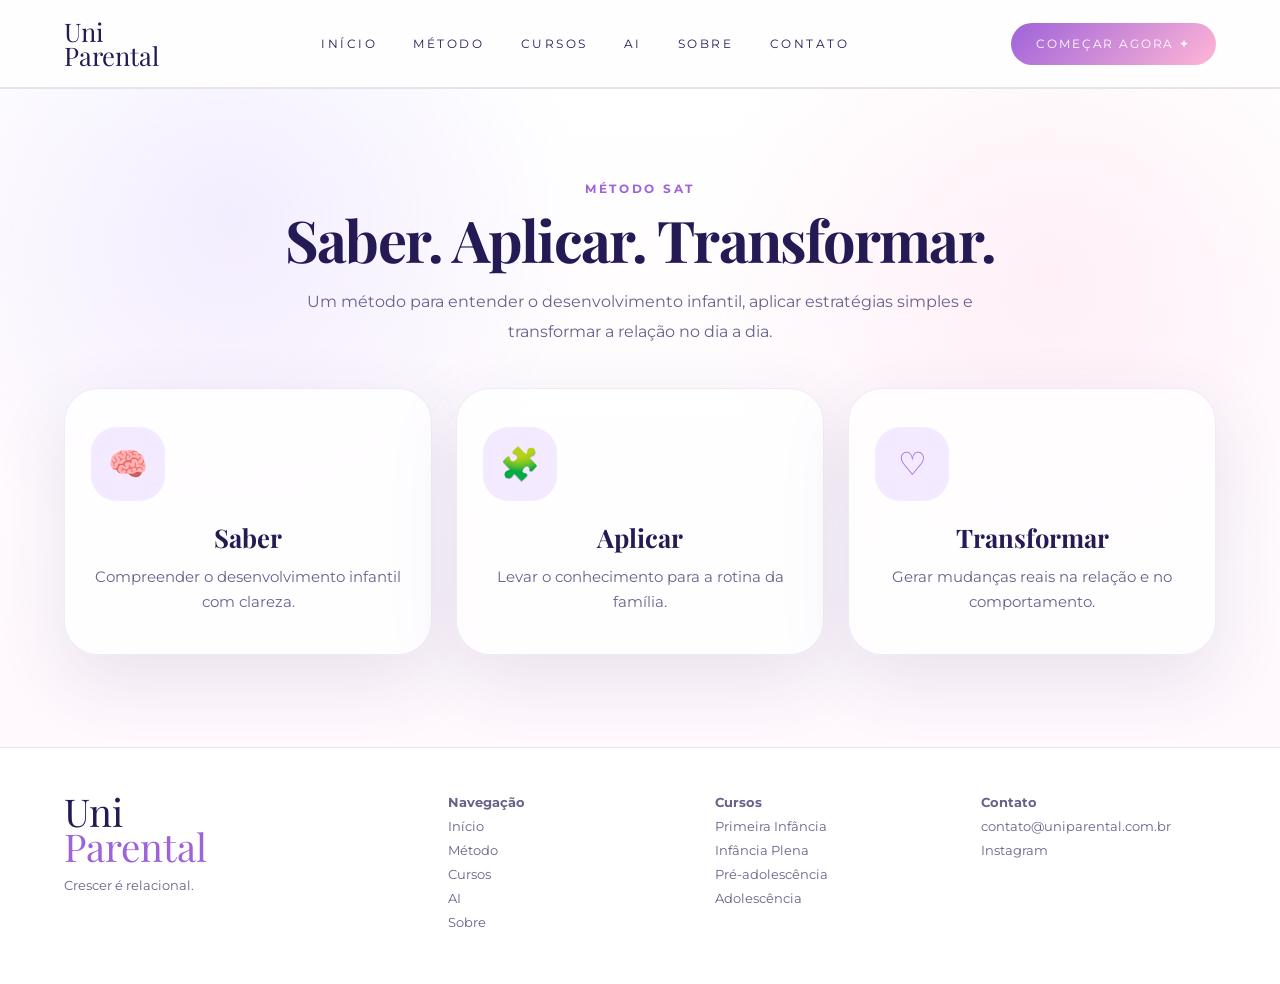
<file: metodo.html>
<!DOCTYPE html>
<html lang="pt-BR">
	<head>
		<meta charset="UTF-8"/>
		<meta name="viewport" content="width=device-width,initial-scale=1.0"/>
			<title>Método SAT | Uni Parental
			</title>
		<link rel="preconnect" href="https://fonts.googleapis.com">
		<link rel="preconnect" href="https://fonts.gstatic.com" crossorigin>
		<link href="https://fonts.googleapis.com/css2?family=Montserrat:wght@300;400;500;600;700&family=Playfair+Display:wght@500;600;700&display=swap" rel="stylesheet">
		<link rel="stylesheet" href="assets/style.css">
	</head>
	<body>
		<header class="page-header">
			<div class="logo-mini">Uni<br>Parental
			</div>
			<nav class="nav">
				<a href="index.html">Início
				</a>
				<a href="metodo.html">Método
				</a>
				<a href="cursos.html">Cursos
				</a>
				<a href="assistente-ai.html">AI
				</a>
				<a href="sobre.html">Sobre
				</a>
				<a href="contato.html">Contato
				</a>
			</nav>
			<a href="contato.html" class="header-cta">Começar agora ✦
			</a>
		</header>
		<section class="section pastel">
			<div class="wrap center">
				<div class="kicker">Método SAT
				</div>
				<h1 class="title">Saber. Aplicar. Transformar.
				</h1>
				<p class="sub">Um método para entender o desenvolvimento infantil, aplicar estratégias simples e transformar a relação no dia a dia.
				</p>
				<div class="grid-3"><article class="card">
				<div class="icon">🧠
				</div>
				<h3>Saber
				</h3>
				<p>Compreender o desenvolvimento infantil com clareza.
				</p>
				</article>
					<article class="card">
						<div class="icon">🧩
						</div>
						<h3>Aplicar
						</h3>
						<p>Levar o conhecimento para a rotina da família.
						</p>
					</article>
					<article class="card">
						<div class="icon">♡
						</div>
						<h3>Transformar
						</h3>
						<p>Gerar mudanças reais na relação e no comportamento.
						</p>
					</article>
				</div>
			</div>
		</section>
		<footer class="footer">
			<div class="footer-grid">
				<div>
					<div class="footer-logo">Uni<br>
						<span style="color:#9f63d9">Parental
						</span>
					</div>
					<p style="margin-top:14px">Crescer é relacional.
					</p>
				</div>
				<div>
					<h4>Navegação
					</h4>
					<a href="index.html">Início
					</a>
					<a href="metodo.html">Método
					</a>
					<a href="cursos.html">Cursos
					</a>
					<a href="assistente-ai.html">AI
					</a>
					<a href="sobre.html">Sobre
					</a>
				</div>
				<div>
					<h4>Cursos
					</h4>
					<a href="curso-primeira-infancia.html">Primeira Infância
					</a>
					<a href="curso-infancia-plena.html">Infância Plena
					</a>
					<a href="curso-pre-adolescencia.html">Pré-adolescência
					</a>
					<a href="curso-adolescencia.html">Adolescência
					</a>
				</div>
				<div>
					<h4>Contato
					</h4>
					<a href="mailto:contato@uniparental.com.br">contato@uniparental.com.br
					</a>
					<a>Instagram</a>
				</div>
			</div>
		</footer>
	</body>
</html>
</file>
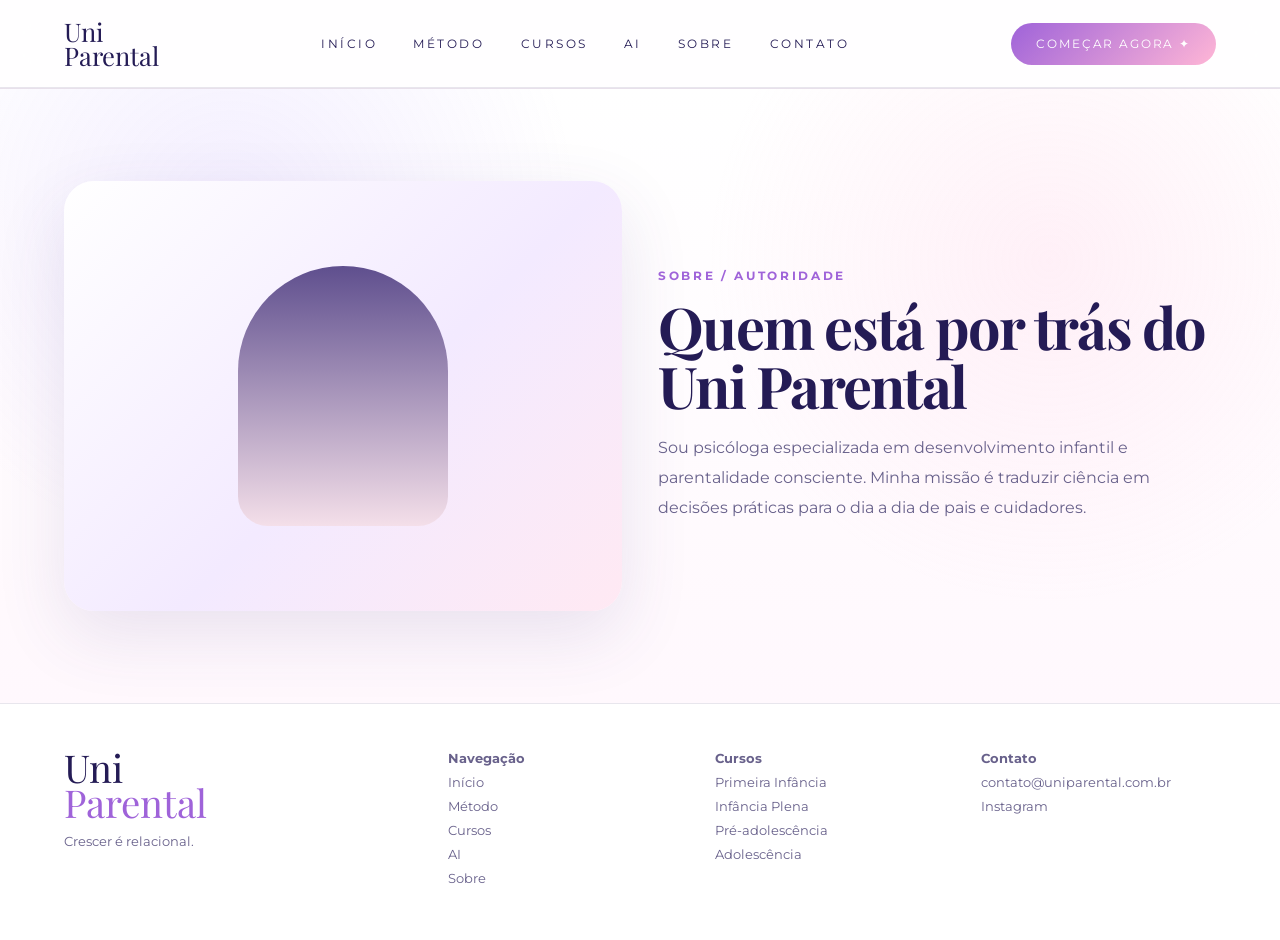
<file: sobre.html>
<!DOCTYPE html><html lang="pt-BR"><head><meta charset="UTF-8"/><meta name="viewport" content="width=device-width,initial-scale=1.0"/><title>Sobre | Uni Parental</title><link rel="preconnect" href="https://fonts.googleapis.com"><link rel="preconnect" href="https://fonts.gstatic.com" crossorigin><link href="https://fonts.googleapis.com/css2?family=Montserrat:wght@300;400;500;600;700&family=Playfair+Display:wght@500;600;700&display=swap" rel="stylesheet"><link rel="stylesheet" href="assets/style.css"></head><body><header class="page-header"><div class="logo-mini">Uni<br>Parental</div><nav class="nav"><a href="index.html">Início</a><a href="metodo.html">Método</a><a href="cursos.html">Cursos</a><a href="assistente-ai.html">AI</a><a href="sobre.html">Sobre</a><a href="contato.html">Contato</a></nav><a href="contato.html" class="header-cta">Começar agora ✦</a></header>
<section class="section pastel"><div class="wrap grid-2"><div class="profile"><div class="avatar"></div></div><div><div class="kicker">Sobre / Autoridade</div><h1 class="title">Quem está por trás do Uni Parental</h1><p class="sub" style="margin-left:0">Sou psicóloga especializada em desenvolvimento infantil e parentalidade consciente. Minha missão é traduzir ciência em decisões práticas para o dia a dia de pais e cuidadores.</p></div></div></section><footer class="footer"><div class="footer-grid"><div><div class="footer-logo">Uni<br><span style="color:#9f63d9">Parental</span></div><p style="margin-top:14px">Crescer é relacional.</p></div><div><h4>Navegação</h4><a href="index.html">Início</a><a href="metodo.html">Método</a><a href="cursos.html">Cursos</a><a href="assistente-ai.html">AI</a><a href="sobre.html">Sobre</a></div><div><h4>Cursos</h4><a href="curso-primeira-infancia.html">Primeira Infância</a><a href="curso-infancia-plena.html">Infância Plena</a><a href="curso-pre-adolescencia.html">Pré-adolescência</a><a href="curso-adolescencia.html">Adolescência</a></div><div><h4>Contato</h4><a href="mailto:contato@uniparental.com.br">contato@uniparental.com.br</a><a>Instagram</a></div></div></footer></body></html>
</file>
<file: assets/style.css>
:root{--ink:#241b55;--soft:#68618b;--lilac:#9f63d9;--rose:#ffb6d6;--line:rgba(48,34,92,.11);--shadow:0 24px 70px rgba(77,55,132,.12)}
*{box-sizing:border-box;margin:0;padding:0}html{scroll-behavior:smooth}body{background:#fbf8fd;font-family:Montserrat,sans-serif;color:var(--ink);overflow-x:hidden}a{text-decoration:none;color:inherit}
.header{position:absolute;top:0;left:0;width:100%;padding:32px clamp(24px,5vw,76px);display:flex;align-items:center;justify-content:space-between;z-index:20}
.logo-mini{font-family:'Playfair Display',serif;font-size:clamp(1.2rem,2vw,1.85rem);line-height:.92;color:rgba(255,255,255,.94);text-shadow:0 12px 34px rgba(35,30,80,.38);text-align:left}
.nav{display:flex;gap:36px;font-size:.72rem;letter-spacing:.22em;text-transform:uppercase;color:rgba(255,255,255,.95);text-shadow:0 10px 24px rgba(35,30,80,.38)}
.header-cta{padding:14px 25px;border-radius:999px;border:1px solid rgba(255,255,255,.45);background:rgba(255,255,255,.15);color:white;backdrop-filter:blur(16px);font-size:.72rem;letter-spacing:.16em;text-transform:uppercase}
.hero{position:relative;width:100vw;height:100vh;overflow:hidden;display:flex;align-items:center;justify-content:center;text-align:center;isolation:isolate}
.sky{position:absolute;inset:-8%;background:url("sky.jpg") center/cover no-repeat;z-index:0;animation:sky 34s ease-in-out infinite}
.sky-depth{position:absolute;inset:-10%;background:url("sky.jpg") center/cover no-repeat;z-index:1;opacity:.22;mix-blend-mode:screen;filter:blur(8px) saturate(1.08);animation:depth 46s ease-in-out infinite alternate}
.light{position:absolute;right:7%;bottom:17%;width:42vw;height:42vw;border-radius:50%;z-index:2;background:radial-gradient(circle,rgba(255,226,165,.42),rgba(255,182,214,.22) 42%,transparent 70%);filter:blur(42px);animation:light 9s ease-in-out infinite alternate}
.haze{position:absolute;inset:-10%;z-index:3;background:radial-gradient(circle at 45% 48%,rgba(255,255,255,.34),transparent 28%),radial-gradient(circle at 18% 78%,rgba(169,139,255,.18),transparent 32%),radial-gradient(circle at 82% 68%,rgba(255,217,138,.16),transparent 28%);filter:blur(28px);animation:haze 18s ease-in-out infinite alternate}
.read{position:absolute;inset:0;z-index:4;background:radial-gradient(circle at 50% 48%,rgba(255,255,255,.36),rgba(255,255,255,.12) 34%,transparent 62%),linear-gradient(to bottom,rgba(28,34,92,.05),rgba(255,245,250,.16))}
#particles{position:absolute;inset:0;z-index:6;pointer-events:none}.hero-content{position:relative;z-index:10;width:min(900px,92vw);margin-top:18px;animation:reveal 1.25s cubic-bezier(.16,1,.3,1) both}.logo-wrap{position:relative;display:inline-block;padding:0 14px}
.hero h1{font-family:'Playfair Display',serif;font-size:clamp(4.2rem,9.2vw,8.6rem);font-weight:600;line-height:.78;color:rgba(54,51,86,.95);text-shadow:0 22px 70px rgba(45,38,92,.17)}.hero h1 span{display:block;font-size:.62em;font-weight:500;color:rgba(158,124,226,.92);letter-spacing:.055em;margin-top:.18em}
.orbit{position:absolute;right:-62px;top:-10px;width:218px;height:125px;border-top:2px solid rgba(169,139,255,.50);border-radius:50%;transform:rotate(15deg)}.star-big{position:absolute;top:-48px;left:50%;transform:translateX(-50%);color:#A98BFF;font-size:2.6rem;animation:star 4s ease-in-out infinite}.heart{margin:22px 0 21px;color:#FF9FCA;font-size:1.95rem;animation:pulse 2.9s ease-in-out infinite}.tagline{font-size:.82rem;letter-spacing:.33em;text-transform:uppercase;color:rgba(52,49,86,.84);font-weight:500;margin-bottom:22px}.subtitle{max-width:560px;margin:0 auto 32px;color:rgba(55,52,86,.74);font-size:1rem;line-height:1.9;letter-spacing:.07em}
.actions{display:flex;align-items:center;justify-content:center;gap:16px;flex-wrap:wrap}.main-cta,.ghost-cta{display:inline-flex;align-items:center;justify-content:center;min-height:54px;padding:0 34px;border-radius:999px;font-size:.77rem;letter-spacing:.18em;text-transform:uppercase;transition:.35s}.main-cta{color:white;background:linear-gradient(135deg,rgba(169,139,255,.94),rgba(255,182,214,.92));box-shadow:0 24px 64px rgba(156,128,218,.31)}.ghost-cta{color:rgba(70,65,105,.84);border:1px solid rgba(255,255,255,.58);background:rgba(255,255,255,.26);backdrop-filter:blur(18px)}
.page-header{position:sticky;top:0;z-index:30;background:rgba(255,255,255,.86);backdrop-filter:blur(18px);border-bottom:1px solid var(--line);padding:20px clamp(20px,5vw,76px);display:flex;justify-content:space-between;align-items:center}.page-header .logo-mini{color:var(--ink);text-shadow:none}.page-header .nav{color:var(--ink);text-shadow:none}.page-header .header-cta{color:white;background:linear-gradient(135deg,var(--lilac),var(--rose));border:none}
.section{padding:92px clamp(20px,5vw,80px);border-top:1px solid var(--line)}.wrap{max-width:1180px;margin:0 auto}.center{text-align:center}.pastel{background:radial-gradient(circle at 18% 20%,rgba(169,139,255,.14),transparent 30%),radial-gradient(circle at 82% 28%,rgba(255,182,214,.18),transparent 30%),linear-gradient(180deg,#fff,#fff8fd)}
.kicker{font-size:.76rem;text-transform:uppercase;letter-spacing:.22em;color:var(--lilac);font-weight:700;margin-bottom:14px}.title{font-family:'Playfair Display',serif;font-size:clamp(2.2rem,4.5vw,4.4rem);line-height:1.02;letter-spacing:-.03em}.sub{max-width:720px;margin:18px auto 0;color:var(--soft);font-size:1rem;line-height:1.9}
.grid-4{display:grid;grid-template-columns:repeat(4,1fr);gap:22px;margin-top:50px}.grid-3{display:grid;grid-template-columns:repeat(3,1fr);gap:24px;margin-top:40px}.grid-2{display:grid;grid-template-columns:repeat(2,1fr);gap:36px;align-items:center}.card{padding:38px 26px;border-radius:34px;background:rgba(255,255,255,.78);border:1px solid rgba(100,70,155,.10);box-shadow:var(--shadow)}.icon{width:74px;height:74px;border-radius:26px;background:#f4eaff;display:grid;place-items:center;margin-bottom:22px;color:var(--lilac);font-size:2rem}.card h3{font-family:'Playfair Display',serif;font-size:1.6rem;line-height:1.1;margin-bottom:14px}.card p,.text{font-size:.92rem;line-height:1.75;color:var(--soft)}
.course-hero{padding:70px clamp(20px,5vw,80px) 50px;background:linear-gradient(135deg,#fff,#fbf2ff);border-bottom:1px solid var(--line)}.course-hero-grid{max-width:1180px;margin:0 auto;display:grid;grid-template-columns:1.2fr .8fr;gap:42px;align-items:center}.course-art{min-height:360px;border-radius:38px;background:radial-gradient(circle at 70% 25%,rgba(255,255,255,.9),transparent 20%),linear-gradient(135deg,#efe4ff,#ffe7f4 55%,#fff8e9);box-shadow:var(--shadow);display:grid;place-items:center;font-size:8rem;color:#9f63d9}.price-box{margin-top:28px;padding:24px;border-radius:28px;background:rgba(255,255,255,.76);box-shadow:var(--shadow);border:1px solid rgba(100,70,155,.10);display:flex;align-items:center;justify-content:space-between;gap:18px;flex-wrap:wrap}.price{font-family:'Playfair Display',serif;font-size:2.4rem;color:var(--ink)}.module{padding:22px 24px;border-radius:22px;background:white;border:1px solid var(--line);display:flex;justify-content:space-between;align-items:center;margin-top:12px;color:var(--soft)}
.profile{border-radius:30px;min-height:430px;background:linear-gradient(135deg,#fff,#f3eaff 55%,#ffe9f3);box-shadow:var(--shadow);display:grid;place-items:center}.avatar{width:210px;height:260px;border-radius:120px 120px 34px 34px;background:linear-gradient(180deg,#5f4f8e,#f4dfe9)}
.footer{padding:46px clamp(20px,5vw,80px);background:#fff;border-top:1px solid var(--line)}.footer-grid{max-width:1180px;margin:0 auto;display:grid;grid-template-columns:1.5fr 1fr 1fr 1fr;gap:32px;color:var(--soft);font-size:.84rem}.footer-logo{font-family:'Playfair Display',serif;font-size:2.4rem;color:var(--ink);line-height:.9}.footer a{display:block;margin:8px 0}
@keyframes sky{0%{transform:scale(1.07) translate3d(0,0,0)}35%{transform:scale(1.105) translate3d(-.7%,-.8%,0)}70%{transform:scale(1.09) translate3d(.55%,-1.1%,0)}100%{transform:scale(1.12) translate3d(-.9%,-1.5%,0)}}@keyframes depth{0%{transform:scale(1.13) translate3d(1%,1%,0)}100%{transform:scale(1.18) translate3d(-1.4%,-1.2%,0)}}@keyframes light{0%{opacity:.65;transform:scale(.95)}100%{opacity:1;transform:scale(1.08)}}@keyframes haze{0%{transform:translate3d(-1%,-.5%,0) scale(1)}100%{transform:translate3d(1.5%,1%,0) scale(1.05)}}@keyframes reveal{from{opacity:0;transform:translateY(18px) scale(.99)}to{opacity:1;transform:translateY(0) scale(1)}}@keyframes star{0%,100%{transform:translateX(-50%) scale(.94) rotate(0deg);opacity:.62}50%{transform:translateX(-50%) scale(1.08) rotate(8deg);opacity:.92}}@keyframes pulse{0%,100%{transform:scale(1)}50%{transform:scale(1.12)}}
@media(max-width:960px){.header,.page-header .nav{display:none}.grid-4,.grid-3,.grid-2,.course-hero-grid,.footer-grid{grid-template-columns:1fr}.section{padding:72px 20px}.course-hero{padding:54px 20px}.course-art{min-height:240px}.actions{flex-direction:column}.main-cta,.ghost-cta{width:min(330px,88vw)}}

/* === Uni Parental AI additions === */
.ai-home-preview{position:relative;z-index:12}.ai-device{position:relative;min-height:440px;border-radius:42px;padding:34px;background:linear-gradient(145deg,rgba(255,255,255,.78),rgba(246,235,255,.72));border:1px solid rgba(255,255,255,.72);box-shadow:var(--shadow);overflow:hidden}.ai-device:before{content:"";position:absolute;inset:-30%;background:radial-gradient(circle at 30% 20%,rgba(169,139,255,.22),transparent 32%),radial-gradient(circle at 78% 68%,rgba(255,182,214,.24),transparent 36%);filter:blur(20px)}.ai-chat-card{position:relative;margin:0 0 18px;padding:22px 24px;border-radius:26px;background:rgba(255,255,255,.82);box-shadow:0 18px 46px rgba(77,55,132,.10);border:1px solid rgba(100,70,155,.09)}.ai-chat-card strong{display:block;font-size:.72rem;letter-spacing:.18em;text-transform:uppercase;color:var(--lilac);margin-bottom:10px}.ai-chat-card span{display:block;color:var(--soft);line-height:1.65;font-size:.92rem}.ai-chat-card.bot{margin-left:38px;background:rgba(255,255,255,.92)}.ai-chat-card.parent{margin-right:38px}.ai-xp{position:relative;display:inline-flex;align-items:center;justify-content:center;margin-top:10px;padding:14px 20px;border-radius:999px;background:linear-gradient(135deg,var(--lilac),var(--rose));color:#fff;font-size:.72rem;letter-spacing:.16em;text-transform:uppercase;box-shadow:0 18px 42px rgba(159,99,217,.22)}
.ai-hero{position:relative;overflow:hidden;min-height:calc(100vh - 82px);display:flex;align-items:center;background:radial-gradient(circle at 18% 20%,rgba(169,139,255,.20),transparent 30%),radial-gradient(circle at 82% 32%,rgba(255,182,214,.24),transparent 32%),linear-gradient(180deg,#fff,#fbf6ff)}.ai-hero:before{content:"";position:absolute;inset:0;background:url("sky.jpg") center/cover no-repeat;opacity:.22;filter:saturate(1.1);animation:depth 48s ease-in-out infinite alternate}.ai-hero .wrap{position:relative;z-index:2}.pill-list{display:flex;gap:12px;flex-wrap:wrap;margin-top:24px}.pill{padding:12px 16px;border-radius:999px;background:rgba(255,255,255,.76);border:1px solid rgba(100,70,155,.10);color:var(--soft);font-size:.78rem;letter-spacing:.08em}.mock-app{border-radius:38px;padding:24px;background:rgba(255,255,255,.74);border:1px solid rgba(255,255,255,.72);box-shadow:var(--shadow);backdrop-filter:blur(18px)}.mock-top{display:flex;align-items:center;justify-content:space-between;margin-bottom:22px}.mock-dot{width:12px;height:12px;border-radius:50%;background:rgba(159,99,217,.45);box-shadow:20px 0 0 rgba(255,182,214,.58),40px 0 0 rgba(169,139,255,.35)}.mock-title{font-family:'Playfair Display',serif;font-size:1.35rem}.journey-card{display:flex;align-items:center;justify-content:space-between;gap:16px;padding:18px 20px;border-radius:22px;background:rgba(255,255,255,.86);border:1px solid var(--line);margin-top:12px}.journey-card span{color:var(--soft);font-size:.84rem}.progress{height:10px;width:100%;border-radius:999px;background:#efe8f8;overflow:hidden;margin-top:10px}.progress i{display:block;height:100%;width:68%;background:linear-gradient(135deg,var(--lilac),var(--rose));border-radius:inherit}.notice{margin-top:18px;padding:18px 20px;border-radius:22px;background:rgba(255,255,255,.72);border:1px solid rgba(159,99,217,.14);color:var(--soft);font-size:.86rem;line-height:1.7}.demo-box{padding:32px;border-radius:34px;background:white;border:1px solid var(--line);box-shadow:var(--shadow)}.demo-input{margin-top:20px;width:100%;min-height:120px;border-radius:24px;border:1px solid var(--line);padding:20px;font-family:Montserrat,sans-serif;color:var(--soft);background:#fbf8fd;resize:none}.demo-answer{margin-top:18px;padding:22px;border-radius:24px;background:linear-gradient(135deg,#f5edff,#fff3f8);color:var(--soft);line-height:1.75;font-size:.92rem}.badge-row{display:flex;gap:14px;flex-wrap:wrap;margin-top:24px}.badge{padding:14px 18px;border-radius:20px;background:rgba(255,255,255,.78);border:1px solid var(--line);box-shadow:0 14px 36px rgba(77,55,132,.08);font-size:.82rem;color:var(--soft)}
@media(max-width:960px){.ai-device{min-height:auto}.ai-chat-card.bot,.ai-chat-card.parent{margin-left:0;margin-right:0}.pill-list{justify-content:center}.mock-app{margin-top:24px}}


/* === Functional Uni Parental AI chat === */
.ai-live-box{position:relative}.ai-profile-grid{display:grid;grid-template-columns:1fr 1fr;gap:14px;margin-top:18px}.ai-profile-grid label{display:block;font-size:.72rem;text-transform:uppercase;letter-spacing:.14em;color:var(--lilac);font-weight:700}.ai-select{margin-top:8px;width:100%;border:1px solid var(--line);border-radius:18px;background:#fbf8fd;color:var(--ink);font-family:Montserrat,sans-serif;padding:14px 16px;outline:none}.ai-messages{margin-top:20px;max-height:390px;overflow:auto;padding:4px 4px 10px;scroll-behavior:smooth}.ai-message{margin:12px 0;padding:18px 20px;border-radius:24px;border:1px solid var(--line);box-shadow:0 12px 34px rgba(77,55,132,.08)}.ai-message strong{display:block;font-size:.7rem;letter-spacing:.16em;text-transform:uppercase;color:var(--lilac);margin-bottom:8px}.ai-message p{color:var(--soft);font-size:.9rem;line-height:1.7;white-space:pre-wrap}.ai-message.user{margin-left:42px;background:#fff}.ai-message.bot{margin-right:42px;background:linear-gradient(135deg,#f5edff,#fff3f8)}.ai-message.loading p:after{content:"";display:inline-block;width:1.1em;text-align:left;animation:dots 1.2s steps(4,end) infinite}.ai-form{display:grid;gap:14px;margin-top:12px}.ai-form .demo-input{min-height:105px}.ai-form .main-cta{border:none;cursor:pointer;font-family:Montserrat,sans-serif}.ai-form .main-cta:disabled{opacity:.62;cursor:not-allowed}@keyframes dots{0%{content:""}25%{content:"."}50%{content:".."}75%,100%{content:"..."}}@media(max-width:720px){.ai-profile-grid{grid-template-columns:1fr}.ai-message.user,.ai-message.bot{margin-left:0;margin-right:0}}
</file>
